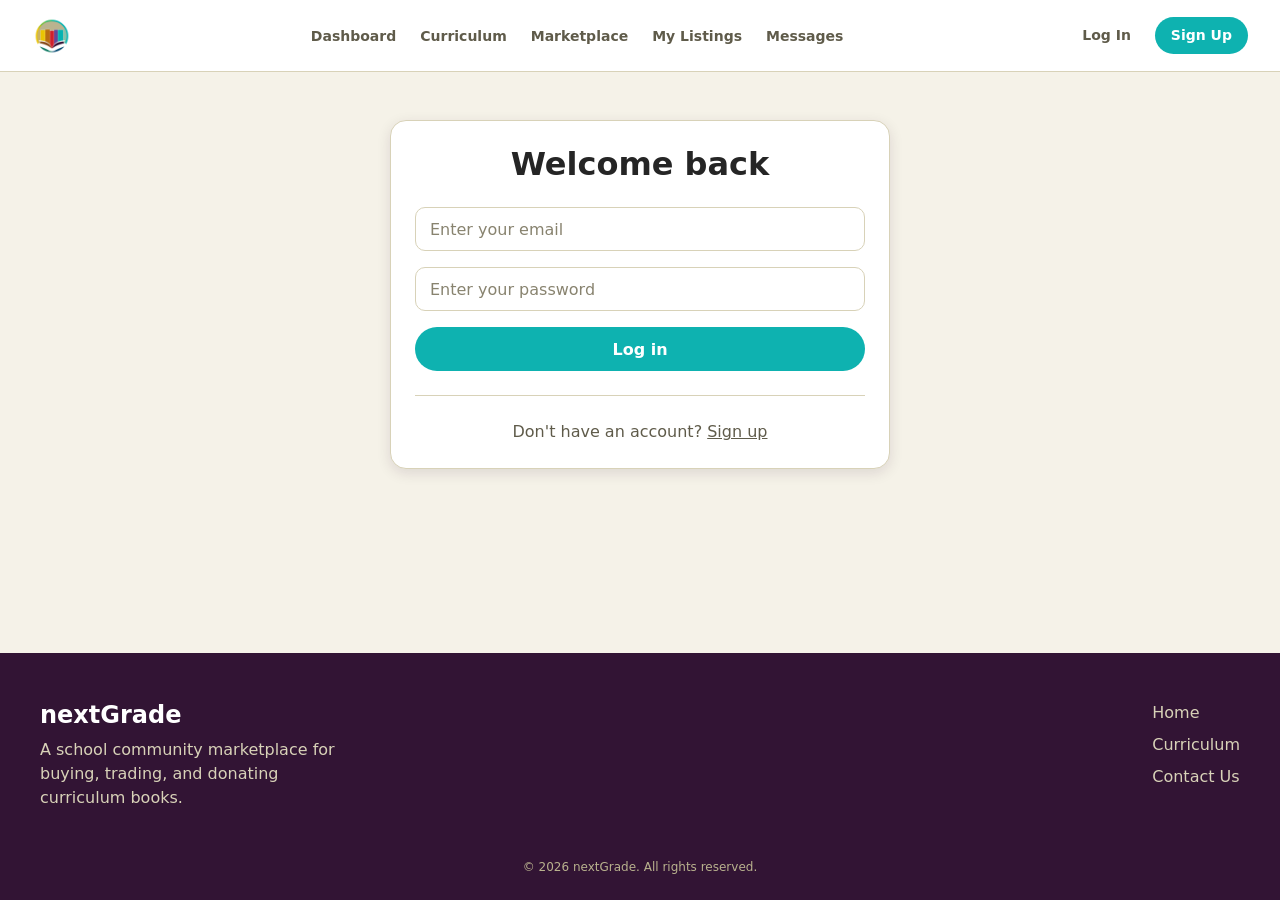
<file: client/pages/create-listing.html>
<!doctype html>
<html lang="en">
  <head>
    <meta charset="UTF-8" />
    <meta name="viewport" content="width=device-width, initial-scale=1.0" />
    <title>List a Book - nextGrade</title>
    <link href="/client/styles/reset.css" rel="stylesheet" />
    <link href="/client/styles/styles.css" rel="stylesheet" />
    <link href="/client/styles/main.css" rel="stylesheet" />
  </head>
  <body>
    <header>
      <nav class="navbar">
        <a href="/client/index.html"
          ><img src="/client/assets/logo.png" alt="logo" class="navbar-logo"
        /></a>
        <ul class="navbar-list-middle">
          <li>
            <a href="/client/pages/dashboard.html" id="dashboard">Dashboard</a>
          </li>
          <li>
            <a href="/client/pages/curriculum.html" id="curriculum"
              >Curriculum</a
            >
          </li>
          <li>
            <a href="/client/pages/marketplace.html" id="marketplace"
              >Marketplace</a
            >
          </li>
          <li>
            <a href="/client/pages/my-listings.html" id="listings"
              >My Listings</a
            >
          </li>
          <li>
            <a href="/client/pages/messages.html" id="messages">Messages</a>
          </li>
        </ul>

        <ul class="navbar-list-right">
          <a href="/client/pages/profile.html" id="profile">Profile</a>
          <a href="/client/pages/admin/admin-dashboard.html" id="admin-panel" hidden>Admin Panel</a>
          <a href="/client/pages/login.html" id="login">Log In</a>
          <a href="/client/pages/signup.html" id="signup">Sign Up</a>
        </ul>
      </nav>
    </header>

    <main>
      <section class="section-card">
        <h1>List a Book</h1>
        <form id="create-listing-form" class="form-narrow">
          <select id="bookGradeLevel">
            <option value="">Select a grade</option>
          </select>
          <select id="bookSubject">
            <option value="">Select a subject</option>
          </select>
          <select id="bookSelect">
            <option value="">Select a book</option>
          </select>

          <select id="condition">
            <option value="New">New</option>
            <option value="Like New">Like New</option>
            <option value="Good">Good</option>
            <option value="Fair">Fair</option>
            <option value="Poor">Poor</option>
          </select>

          <fieldset id="listingType">
            <legend>Listing Type</legend>
            <label><input type="radio" name="listingType" value="sell" checked /> Sell</label>
            <label><input type="radio" name="listingType" value="trade" /> Trade</label>
            <label><input type="radio" name="listingType" value="donate" /> Donate</label>
          </fieldset>

          <input type="number" placeholder="Asking price" id="askingPrice" />

          <textarea placeholder="Description" id="description"></textarea>

          <input type="file" id="listingImages" multiple />

          <div id="ai-price-preview" class="ai-price-preview">
            <p>AI Suggested Price: <span></span></p>
            <p>AI Justification: <span></span></p>
          </div>

          <button type="submit">Create Listing</button>
        </form>
      </section>
    </main>

    <footer class="footer">
      <div class="footer-upper">
        <div class="footer-upper-left">
          <h3>nextGrade</h3>
          <p>
            A school community marketplace for buying, trading, and donating
            curriculum books.
          </p>
        </div>
        <div class="footer-upper-right">
          <ul>
            <li><a href="/client/index.html">Home</a></li>
            <li><a href="/client/pages/curriculum.html">Curriculum</a></li>
            <li><a href="#">Contact Us</a></li>
          </ul>
        </div>
      </div>
      <p class="footer-text">&copy; 2026 nextGrade. All rights reserved.</p>
    </footer>

    <script src="/client/scripts/axios.min.js"></script>
    <script src="/client/scripts/state.js"></script>
    <script src="/client/scripts/nav.js"></script>
    <script src="/client/scripts/api.js"></script>
    <script src="/client/scripts/auth-guard.js"></script>
    <script src="/client/scripts/create-listing.js"></script>
  </body>
</html>
</file>
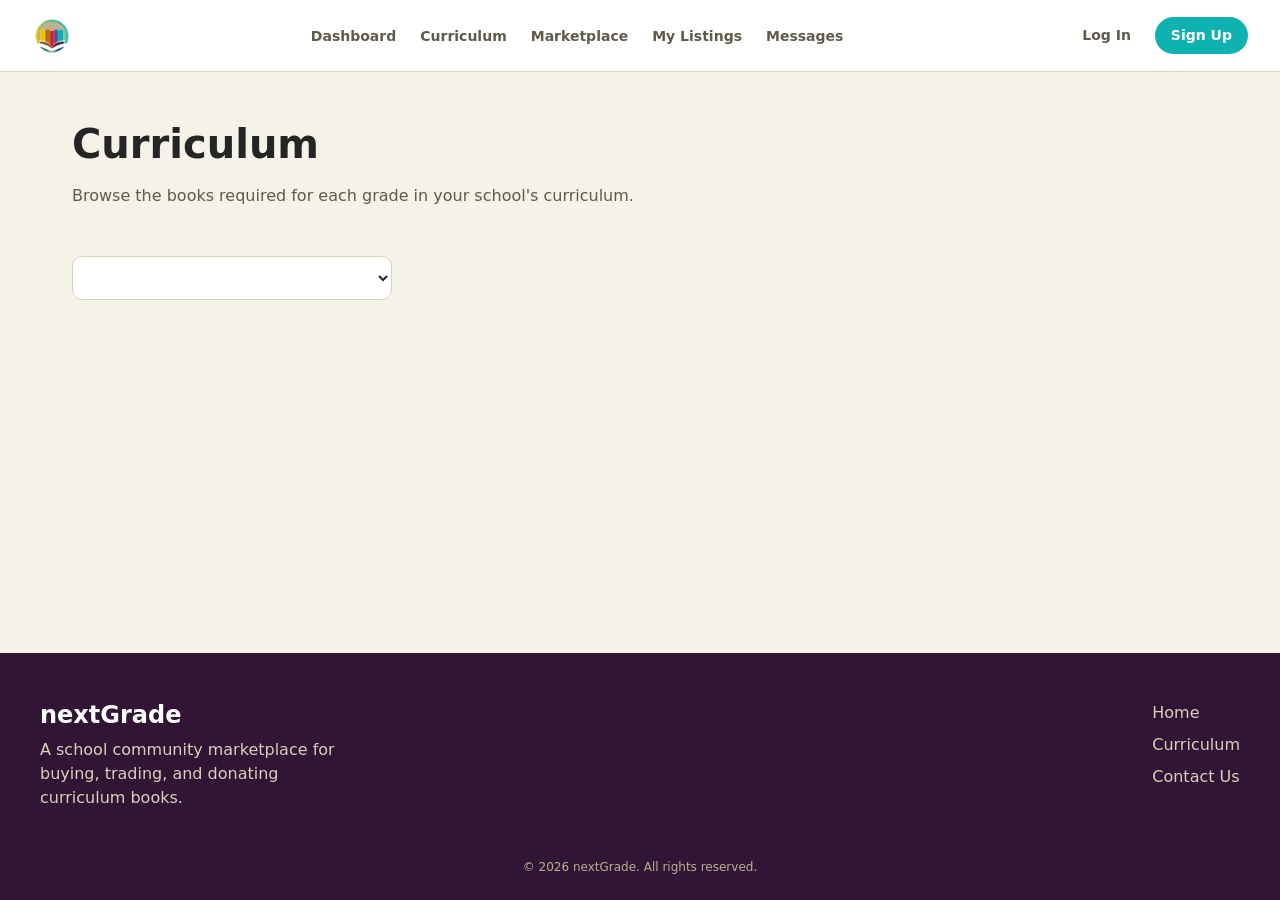
<file: client/pages/curriculum.html>
<!doctype html>
<html lang="en">
  <head>
    <meta charset="UTF-8" />
    <meta name="viewport" content="width=device-width, initial-scale=1.0" />
    <title>Curriculum - nextGrade</title>
    <link href="/client/styles/reset.css" rel="stylesheet" />
    <link href="/client/styles/styles.css" rel="stylesheet" />
    <link href="/client/styles/main.css" rel="stylesheet" />
  </head>
  <body>
    <header>
      <nav class="navbar">
        <a href="/client/index.html"
          ><img src="/client/assets/logo.png" alt="logo" class="navbar-logo"
        /></a>
        <ul class="navbar-list-middle">
          <li>
            <a href="/client/pages/dashboard.html" id="dashboard">Dashboard</a>
          </li>
          <li>
            <a href="/client/pages/curriculum.html" id="curriculum"
              >Curriculum</a
            >
          </li>
          <li>
            <a href="/client/pages/marketplace.html" id="marketplace"
              >Marketplace</a
            >
          </li>
          <li>
            <a href="/client/pages/my-listings.html" id="listings"
              >My Listings</a
            >
          </li>
          <li>
            <a href="/client/pages/messages.html" id="messages">Messages</a>
          </li>
        </ul>

        <ul class="navbar-list-right">
          <a href="/client/pages/profile.html" id="profile">Profile</a>
          <a href="/client/pages/admin/admin-dashboard.html" id="admin-panel" hidden>Admin Panel</a>
          <a href="/client/pages/login.html" id="login">Log In</a>
          <a href="/client/pages/signup.html" id="signup">Sign Up</a>
        </ul>
      </nav>
    </header>

    <main>
      <section>
        <h1>Curriculum</h1>
        <p>
          Browse the books required for each grade in your school's curriculum.
        </p>
      </section>

      <section class="filter-bar">
        <select id="gradeLevel"></select>
      </section>

      <section>
        <div id="subjects-container"></div>
        <p id="no-subjects-message" hidden>
          No subjects have been added for this grade yet.
        </p>
        <template id="subject-section-template">
          <div class="subject-section">
            <h2></h2>
            <div class="card-grid subject-book-grid"></div>
            <p class="no-books-message">No books added for this subject yet.</p>
          </div>
        </template>
        <template id="book-card-template">
          <div class="card">
            <img class="book-cover" src="" alt="" hidden />
            <h3>Book title, Author</h3>
            <p>Reference Price: <span>e.g. 10$</span></p>
            <a href="/client/pages/marketplace.html"
              ><button class="btn-secondary">View Listings</button></a
            >
          </div>
        </template>
      </section>
    </main>

    <footer class="footer">
      <div class="footer-upper">
        <div class="footer-upper-left">
          <h3>nextGrade</h3>
          <p>
            A school community marketplace for buying, trading, and donating
            curriculum books.
          </p>
        </div>
        <div class="footer-upper-right">
          <ul>
            <li><a href="/client/index.html">Home</a></li>
            <li><a href="/client/pages/curriculum.html">Curriculum</a></li>
            <li><a href="#">Contact Us</a></li>
          </ul>
        </div>
      </div>
      <p class="footer-text">&copy; 2026 nextGrade. All rights reserved.</p>
    </footer>

    <script src="/client/scripts/axios.min.js"></script>
    <script src="/client/scripts/state.js"></script>
    <script src="/client/scripts/nav.js"></script>
    <script src="/client/scripts/api.js"></script>
    <script src="/client/scripts/curriculum.js"></script>
  </body>
</html>
</file>
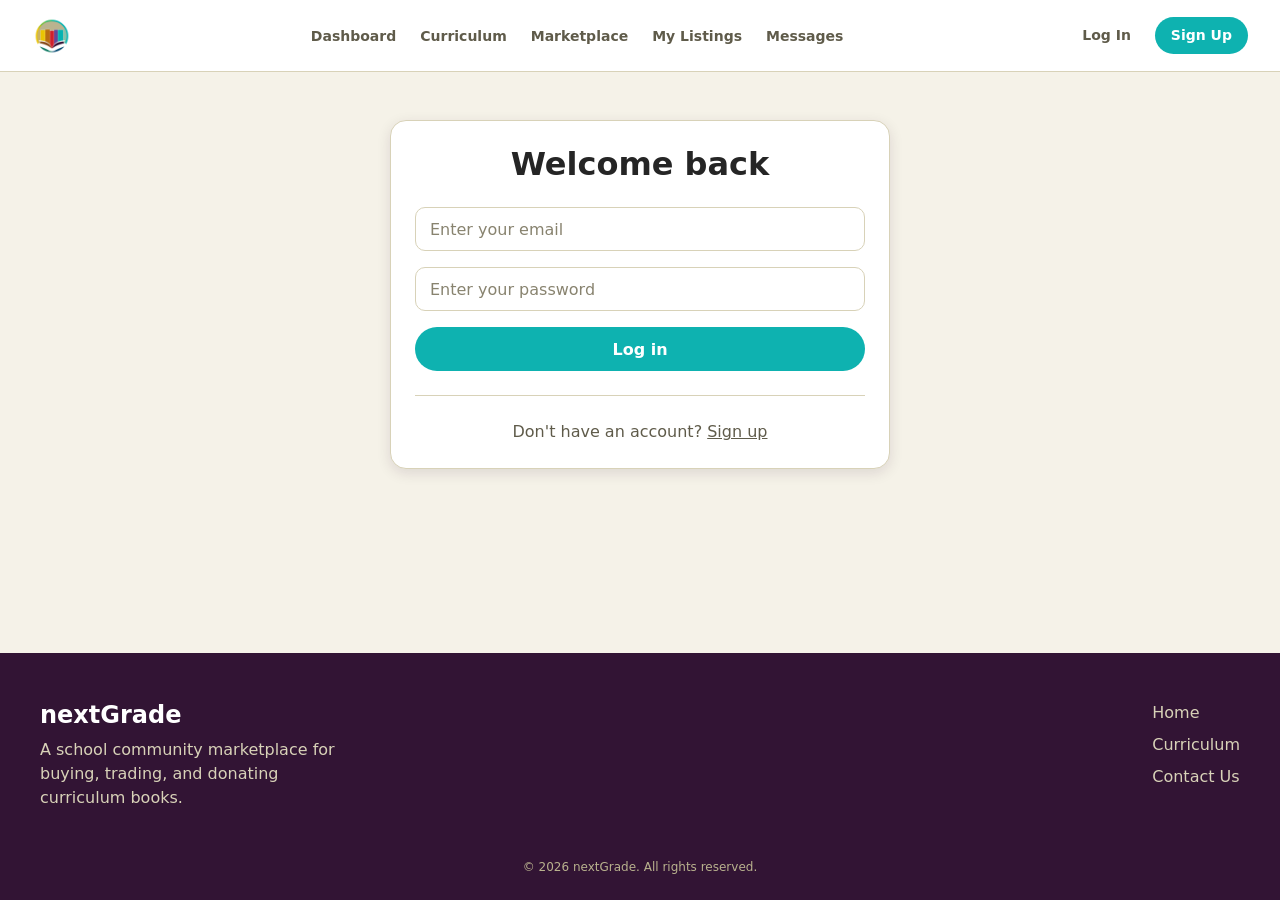
<file: client/pages/dashboard.html>
<!doctype html>
<html lang="en">
  <head>
    <meta charset="UTF-8" />
    <meta name="viewport" content="width=device-width, initial-scale=1.0" />
    <title>Dashboard - nextGrade</title>
    <link href="/client/styles/reset.css" rel="stylesheet" />
    <link href="/client/styles/styles.css" rel="stylesheet" />
    <link href="/client/styles/main.css" rel="stylesheet" />
  </head>
  <body>
    <header>
      <nav class="navbar">
        <a href="/client/index.html"
          ><img src="/client/assets/logo.png" alt="logo" class="navbar-logo"
        /></a>
        <ul class="navbar-list-middle">
          <li>
            <a href="/client/pages/dashboard.html" id="dashboard">Dashboard</a>
          </li>
          <li>
            <a href="/client/pages/curriculum.html" id="curriculum"
              >Curriculum</a
            >
          </li>
          <li>
            <a href="/client/pages/marketplace.html" id="marketplace"
              >Marketplace</a
            >
          </li>
          <li>
            <a href="/client/pages/my-listings.html" id="listings"
              >My Listings</a
            >
          </li>
          <li>
            <a href="/client/pages/messages.html" id="messages">Messages</a>
          </li>
        </ul>

        <ul class="navbar-list-right">
          <a href="/client/pages/profile.html" id="profile">Profile</a>
          <a href="/client/pages/admin/admin-dashboard.html" id="admin-panel" hidden>Admin Panel</a>
          <a href="/client/pages/login.html" id="login">Log In</a>
          <a href="/client/pages/signup.html" id="signup">Sign Up</a>
        </ul>
      </nav>
    </header>

    <main>
      <section class="dashboard-welcome">
        <h1>Welcome back, <span></span></h1>
        <p>Here's what's happening with your books and children.</p>
      </section>

      <section class="section-card">
        <h2>My Children</h2>
        <div class="child-grid card-grid" id="child-grid"></div>
        <template id="child-card-template">
          <div class="card">
            <p>Child Name</p>
            <p>Child Grade</p>
            <div class="card-actions">
              <button>View Curriculum</button>
              <button class="btn-secondary">Browse books</button>
            </div>
          </div>
        </template>
      </section>

      <section class="section-card">
        <h2>My Listings</h2>
        <div class="stats-row">
          <p>Active listings: <span id="active-listings-count"></span></p>
          <p>Sold: <span id="sold-listings-count"></span></p>
          <p>Pending: <span id="pending-listings-count"></span></p>
        </div>
        <a href="/client/pages/my-listings.html"><button>View My Listings</button></a>
      </section>

      <section class="section-card">
        <h2>Messages</h2>
        <p>
          You have <span id="unread-messages-count"></span> unread
          messages.
        </p>
        <button id="view-messages-btn">View Messages</button>
      </section>

      <section class="section-card">
        <h2>Price Reports</h2>
        <p id="no-pending-reports">No pending price reports.</p>
        <p id="pending-reports-text">
          <span id="pending-price-reports-count"></span> listing has a
          pending price report.
        </p>

        <h3>Admin Responses</h3>
        <div id="resolved-reports-list" class="card-grid"></div>
        <template id="resolved-report-template">
          <div class="card">
            <p class="resolved-report-book">Book title</p>
            <p class="resolved-report-reason">Your reported reason</p>
            <p class="resolved-report-response">Admin response text</p>
            <a href="/client/pages/edit-listing.html"
              ><button class="btn-secondary">Edit Listing</button></a
            >
          </div>
        </template>
        <p id="no-resolved-reports">No admin responses yet.</p>
      </section>

      <section class="section-card">
        <h2>Quick Actions</h2>
        <div class="quick-actions-grid">
          <button id="qa-marketplace">Browse Marketplace</button>
          <button id="qa-curriculum">Browse Curriculum</button>
          <a href="/client/pages/create-listing.html"
            ><button id="qa-list">List a Book</button></a
          >
          <a href="/client/pages/my-listings.html"
            ><button id="qa-listings">My Listings</button></a
          >
          <a href="/client/pages/messages.html"
            ><button id="qa-message">Messages</button></a
          >
        </div>
      </section>
    </main>

    <footer class="footer">
      <div class="footer-upper">
        <div class="footer-upper-left">
          <h3>nextGrade</h3>
          <p>
            A school community marketplace for buying, trading, and donating
            curriculum books.
          </p>
        </div>
        <div class="footer-upper-right">
          <ul>
            <li><a href="/client/index.html">Home</a></li>
            <li><a href="/client/pages/curriculum.html">Curriculum</a></li>
            <li><a href="#">Contact Us</a></li>
          </ul>
        </div>
      </div>
      <p class="footer-text">&copy; 2026 nextGrade. All rights reserved.</p>
    </footer>

    <script src="/client/scripts/axios.min.js"></script>
    <script src="/client/scripts/state.js"></script>
    <script src="/client/scripts/nav.js"></script>
    <script src="/client/scripts/api.js"></script>
    <script src="/client/scripts/auth-guard.js"></script>
    <script src="/client/scripts/dashboard.js"></script>
  </body>
</html>
</file>
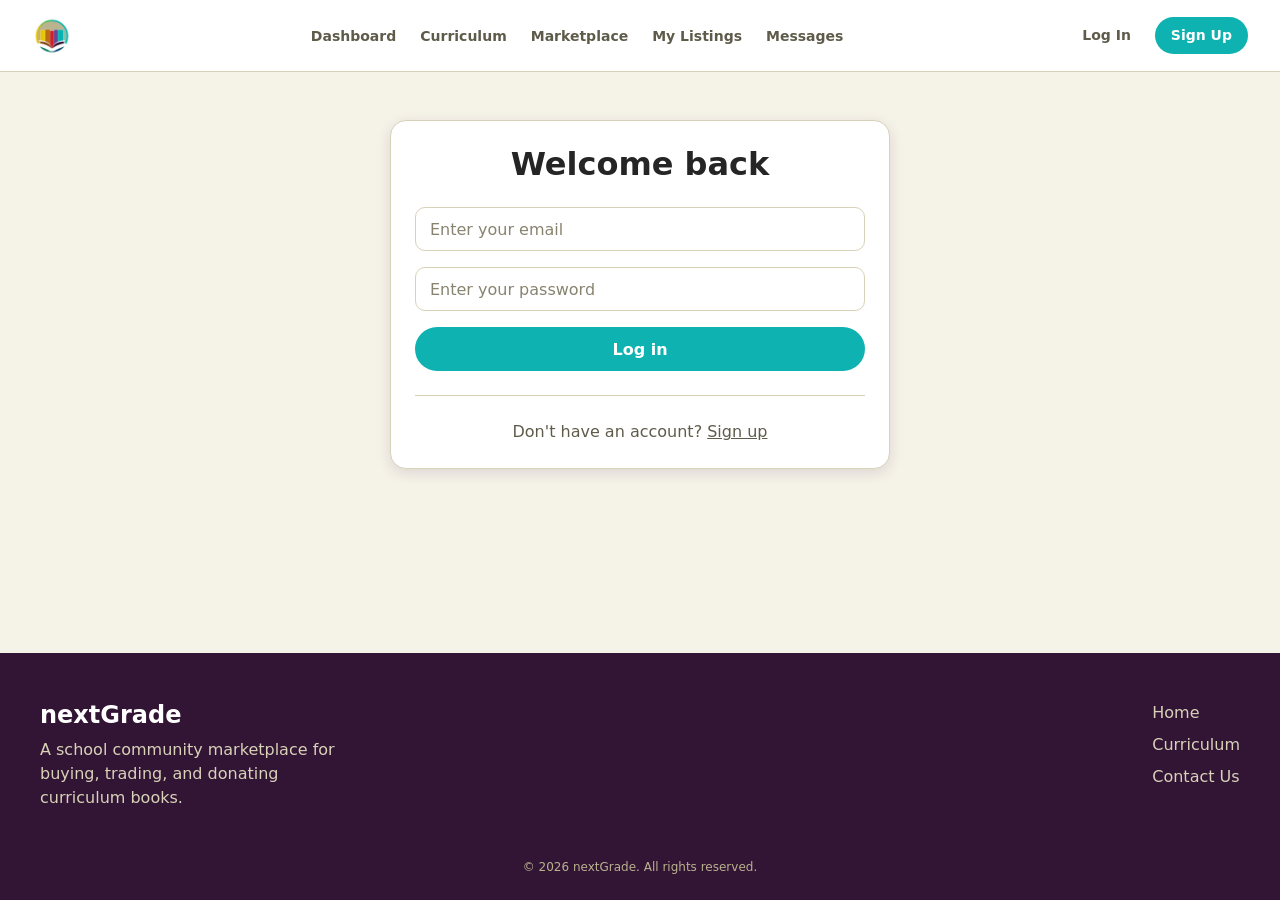
<file: client/pages/edit-listing.html>
<!doctype html>
<html lang="en">
  <head>
    <meta charset="UTF-8" />
    <meta name="viewport" content="width=device-width, initial-scale=1.0" />
    <title>Edit Listing - nextGrade</title>
    <link href="/client/styles/reset.css" rel="stylesheet" />
    <link href="/client/styles/styles.css" rel="stylesheet" />
    <link href="/client/styles/main.css" rel="stylesheet" />
  </head>
  <body>
    <header>
      <nav class="navbar">
        <a href="/client/index.html"
          ><img src="/client/assets/logo.png" alt="logo" class="navbar-logo"
        /></a>
        <ul class="navbar-list-middle">
          <li>
            <a href="/client/pages/dashboard.html" id="dashboard">Dashboard</a>
          </li>
          <li>
            <a href="/client/pages/curriculum.html" id="curriculum"
              >Curriculum</a
            >
          </li>
          <li>
            <a href="/client/pages/marketplace.html" id="marketplace"
              >Marketplace</a
            >
          </li>
          <li>
            <a href="/client/pages/my-listings.html" id="listings"
              >My Listings</a
            >
          </li>
          <li>
            <a href="/client/pages/messages.html" id="messages">Messages</a>
          </li>
        </ul>

        <ul class="navbar-list-right">
          <a href="/client/pages/profile.html" id="profile">Profile</a>
          <a href="/client/pages/admin/admin-dashboard.html" id="admin-panel" hidden>Admin Panel</a>
          <a href="/client/pages/login.html" id="login">Log In</a>
          <a href="/client/pages/signup.html" id="signup">Sign Up</a>
        </ul>
      </nav>
    </header>

    <main>
      <section class="section-card">
        <h1>Edit Listing</h1>
        <form id="edit-listing-form" class="form-narrow">
          <select id="bookGradeLevel">
            <option value="">Select a grade</option>
          </select>
          <select id="bookSubject">
            <option value="">Select a subject</option>
          </select>
          <select id="bookSelect">
            <option value="">Select a book</option>
          </select>

          <select id="condition">
            <option value="New">New</option>
            <option value="Like New">Like New</option>
            <option value="Good">Good</option>
            <option value="Fair">Fair</option>
            <option value="Poor">Poor</option>
          </select>

          <fieldset id="listingType">
            <legend>Listing Type</legend>
            <label><input type="radio" name="listingType" value="sell" checked /> Sell</label>
            <label><input type="radio" name="listingType" value="trade" /> Trade</label>
            <label><input type="radio" name="listingType" value="donate" /> Donate</label>
          </fieldset>

          <input type="number" placeholder="Asking price" id="askingPrice" />

          <select id="status">
            <option value="active">Active</option>
            <option value="sold">Sold</option>
            <option value="removed">Removed</option>
          </select>

          <textarea placeholder="Description" id="description"></textarea>

          <input type="file" id="listingImages" multiple />

          <div id="ai-price-preview" class="ai-price-preview">
            <p>AI Suggested Price: <span></span></p>
            <p>AI Justification: <span></span></p>
          </div>

          <button type="submit">Save Changes</button>
        </form>
        <button type="button" id="delete-listing-btn" class="btn-danger">
          Delete Listing
        </button>
      </section>
    </main>

    <footer class="footer">
      <div class="footer-upper">
        <div class="footer-upper-left">
          <h3>nextGrade</h3>
          <p>
            A school community marketplace for buying, trading, and donating
            curriculum books.
          </p>
        </div>
        <div class="footer-upper-right">
          <ul>
            <li><a href="/client/index.html">Home</a></li>
            <li><a href="/client/pages/curriculum.html">Curriculum</a></li>
            <li><a href="#">Contact Us</a></li>
          </ul>
        </div>
      </div>
      <p class="footer-text">&copy; 2026 nextGrade. All rights reserved.</p>
    </footer>

    <script src="/client/scripts/axios.min.js"></script>
    <script src="/client/scripts/state.js"></script>
    <script src="/client/scripts/nav.js"></script>
    <script src="/client/scripts/api.js"></script>
    <script src="/client/scripts/auth-guard.js"></script>
    <script src="/client/scripts/edit-listing.js"></script>
  </body>
</html>
</file>
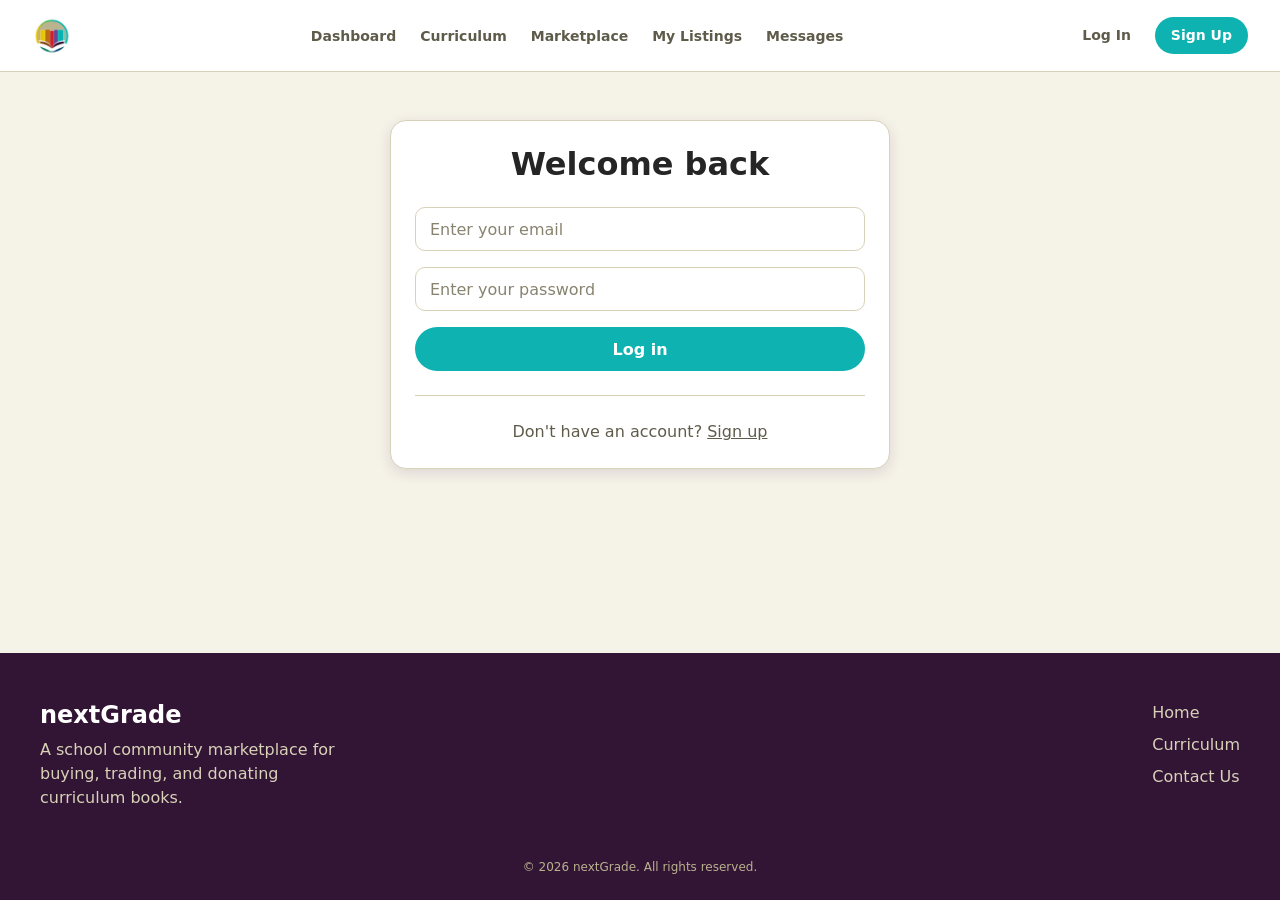
<file: client/pages/login.html>
<!doctype html>
<html lang="en">
  <head>
    <meta charset="UTF-8" />
    <meta name="viewport" content="width=device-width, initial-scale=1.0" />
    <title>Log In - nextGrade</title>
    <link href="/client/styles/reset.css" rel="stylesheet" />
    <link href="/client/styles/styles.css" rel="stylesheet" />
    <link href="/client/styles/main.css" rel="stylesheet" />
  </head>
  <body>
    <header>
      <nav class="navbar">
        <a href="/client/index.html"
          ><img src="/client/assets/logo.png" alt="logo" class="navbar-logo"
        /></a>
        <ul class="navbar-list-middle">
          <li>
            <a href="/client/pages/dashboard.html" id="dashboard">Dashboard</a>
          </li>
          <li>
            <a href="/client/pages/curriculum.html" id="curriculum"
              >Curriculum</a
            >
          </li>
          <li>
            <a href="/client/pages/marketplace.html" id="marketplace"
              >Marketplace</a
            >
          </li>
          <li>
            <a href="/client/pages/my-listings.html" id="listings"
              >My Listings</a
            >
          </li>
          <li>
            <a href="/client/pages/messages.html" id="messages">Messages</a>
          </li>
        </ul>

        <ul class="navbar-list-right">
          <a href="/client/pages/profile.html" id="profile">Profile</a>
          <a href="/client/pages/admin/admin-dashboard.html" id="admin-panel" hidden>Admin Panel</a>
          <a href="/client/pages/login.html" id="login">Log In</a>
          <a href="/client/pages/signup.html" id="signup">Sign Up</a>
        </ul>
      </nav>
    </header>

    <main>
      <section class="auth-section">
        <div class="auth-card">
          <h2>Welcome back</h2>
          <form id="login-form">
            <input type="email" placeholder="Enter your email" id="email" />
            <input
              type="password"
              placeholder="Enter your password"
              id="password"
            />
            <button type="submit">Log in</button>
          </form>
          <div class="error-section">
            <p id="error-message" hidden></p>
          </div>
          <hr />
          <p>
            Don't have an account?
            <a href="/client/pages/signup.html">Sign up</a>
          </p>
        </div>
      </section>
    </main>

    <footer class="footer">
      <div class="footer-upper">
        <div class="footer-upper-left">
          <h3>nextGrade</h3>
          <p>
            A school community marketplace for buying, trading, and donating
            curriculum books.
          </p>
        </div>
        <div class="footer-upper-right">
          <ul>
            <li><a href="/client/index.html">Home</a></li>
            <li><a href="/client/pages/curriculum.html">Curriculum</a></li>
            <li><a href="#">Contact Us</a></li>
          </ul>
        </div>
      </div>
      <p class="footer-text">&copy; 2026 nextGrade. All rights reserved.</p>
    </footer>

    <script src="/client/scripts/axios.min.js"></script>
    <script src="/client/scripts/state.js"></script>
    <script src="/client/scripts/nav.js"></script>
    <script src="/client/scripts/api.js"></script>
    <script src="/client/scripts/login.js"></script>
  </body>
</html>
</file>
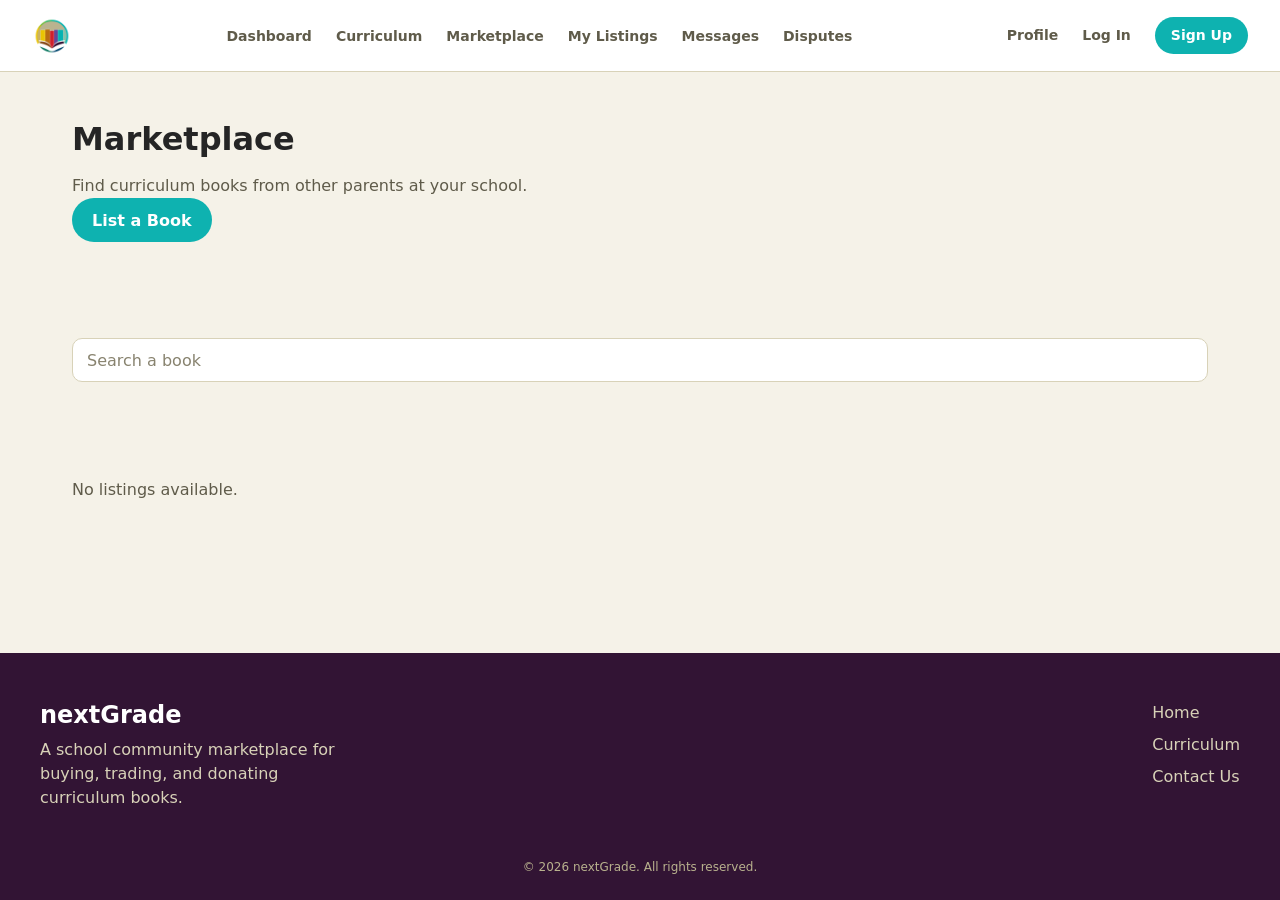
<file: client/pages/marketplace.html>
<!doctype html>
<html lang="en">
  <head>
    <meta charset="UTF-8" />
    <meta name="viewport" content="width=device-width, initial-scale=1.0" />
    <title>Marketplace - nextGrade</title>
    <link href="/client/styles/reset.css" rel="stylesheet" />
    <link href="/client/styles/styles.css" rel="stylesheet" />
  </head>
  <body>
    <!-- HEADER SECTION -->
    <header>
      <nav class="navbar">
        <a href="/client/index.html"
          ><img src="/client/assets/logo.png" alt="logo" class="navbar-logo"
        /></a>
        <ul class="navbar-list-middle">
          <li>
            <a href="/client/pages/dashboard.html" id="dashboard">Dashboard</a>
          </li>
          <li>
            <a href="/client/pages/curriculum.html" id="curriculum"
              >Curriculum</a
            >
          </li>
          <li>
            <a href="/client/pages/marketplace.html" id="marketplace"
              >Marketplace</a
            >
          </li>
          <li><a href="/client/pages/" id="listings">My Listings</a></li>
          <li><a href="/client/pages/" id="messages">Messages</a></li>
          <li><a href="/client/pages/" id="disputes">Disputes</a></li>
        </ul>

        <ul class="navbar-list-right">
          <a href="/client/pages/profile.html" id="profile">Profile</a>
          <a href="/client/pages/login.html" id="login">Log In</a>
          <a href="/client/pages/signup.html" id="signup">Sign Up</a>
        </ul>
      </nav>
    </header>

    <!-- MAIN SECTION -->
    <main>
      <section>
        <h2>Marketplace</h2>
        <p>Find curriculum books from other parents at your school.</p>
        <a href="/client/pages/"><button>List a Book</button></a>
      </section>

      <section>
        <input type="search" placeholder="Search a book" id="listing-search" />
      </section>

      <section>
        <div class="listing-grid" id="listing-grid"></div>
        <template id="listing-card-template">
          <div>
            <img src="" />
            <h3>Subject - Grade <span>e.g. 2</span></h3>
            <p>Book title, Author</p>
            <p>Reference Price: <span>e.g. 10$</span></p>
            <span>DIFFERENT CONDITIONS</span>
            <p>Listing Type: <span>Sell</span></p>
            <!-- Sell - Trade - Donate -->
            <div>
              <p>Asking Price: <span>e.g. 25$</span></p>
              <!-- What the parent thinks the book should be sold at -->
              <p>AI suggested price: <span>e.g. 30$</span></p>
            </div>
            <div>
              <p>Free</p>
              <p>Trade</p>
            </div>
            <p>PARENT NAME</p>
            <button>View Listing</button>
          </div>
        </template>
        <div>
          <p>No listings available.</p>
        </div>
      </section>
    </main>

    <!-- FOOTER SECTION -->
    <footer class="footer">
      <div class="footer-upper">
        <div class="footer-upper-left">
          <h3>nextGrade</h3>
          <p>
            A school community marketplace for buying, trading, and donating
            curriculum books.
          </p>
        </div>
        <div class="footer-upper-right">
          <ul>
            <li>Home</li>
            <li>Curriculum</li>
            <li>Contact Us</li>
          </ul>
        </div>
      </div>
      <p class="footer-text">&copy; 2026 nextGrade. All rights reserved.</p>
    </footer>

    <script src=""></script>
  </body>
</html>
</file>
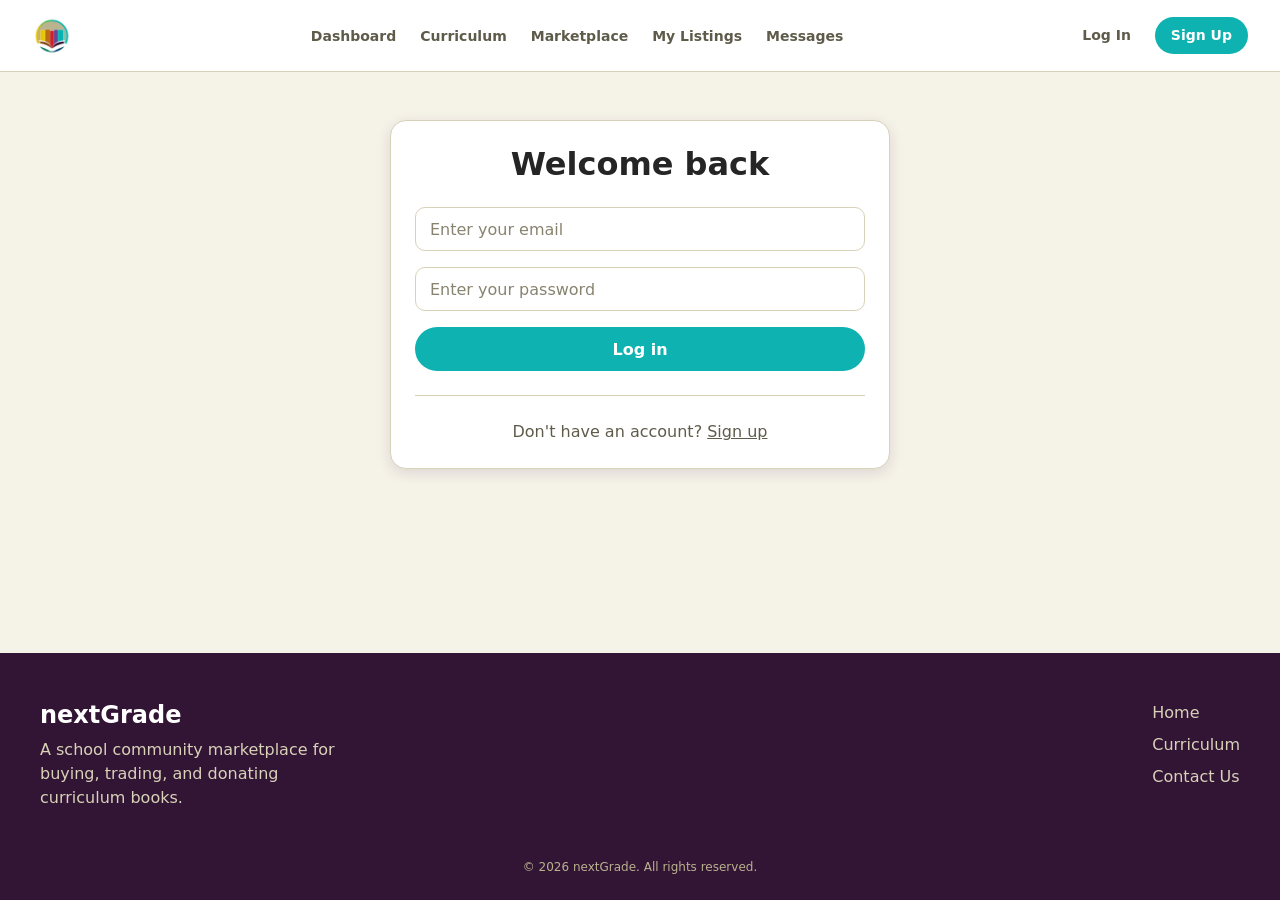
<file: client/pages/messages.html>
<!doctype html>
<html lang="en">
  <head>
    <meta charset="UTF-8" />
    <meta name="viewport" content="width=device-width, initial-scale=1.0" />
    <title>Messages - nextGrade</title>
    <link href="/client/styles/reset.css" rel="stylesheet" />
    <link href="/client/styles/styles.css" rel="stylesheet" />
    <link href="/client/styles/main.css" rel="stylesheet" />
  </head>
  <body>
    <header>
      <nav class="navbar">
        <a href="/client/index.html"
          ><img src="/client/assets/logo.png" alt="logo" class="navbar-logo"
        /></a>
        <ul class="navbar-list-middle">
          <li>
            <a href="/client/pages/dashboard.html" id="dashboard">Dashboard</a>
          </li>
          <li>
            <a href="/client/pages/curriculum.html" id="curriculum"
              >Curriculum</a
            >
          </li>
          <li>
            <a href="/client/pages/marketplace.html" id="marketplace"
              >Marketplace</a
            >
          </li>
          <li>
            <a href="/client/pages/my-listings.html" id="listings"
              >My Listings</a
            >
          </li>
          <li>
            <a href="/client/pages/messages.html" id="messages">Messages</a>
          </li>
        </ul>

        <ul class="navbar-list-right">
          <a href="/client/pages/profile.html" id="profile">Profile</a>
          <a href="/client/pages/admin/admin-dashboard.html" id="admin-panel" hidden>Admin Panel</a>
          <a href="/client/pages/login.html" id="login">Log In</a>
          <a href="/client/pages/signup.html" id="signup">Sign Up</a>
        </ul>
      </nav>
    </header>

    <main>
      <section class="section-card">
        <h1>Messages</h1>
        <div id="message-list" class="message-list"></div>
        <template id="message-item-template">
          <div class="message-item">
            <p>PARENT NAME</p>
            <p>Re: Book Title</p>
            <p>Last message preview...</p>
            <span>e.g. 2 hours ago</span>
            <span class="unread-badge">Unread</span>
          </div>
        </template>
        <div>
          <p>No messages yet.</p>
        </div>
      </section>

      <section class="section-card">
        <h2>Conversation</h2>
        <div id="message-thread" class="message-thread"></div>
        <template id="message-bubble-template">
          <div class="message-bubble">
            <p>SENDER NAME</p>
            <p>Message content</p>
            <span>e.g. 2 hours ago</span>
          </div>
        </template>
        <form id="reply-form" class="form-narrow">
          <textarea placeholder="Write a reply"></textarea>
          <button type="submit">Send</button>
        </form>
      </section>
    </main>

    <footer class="footer">
      <div class="footer-upper">
        <div class="footer-upper-left">
          <h3>nextGrade</h3>
          <p>
            A school community marketplace for buying, trading, and donating
            curriculum books.
          </p>
        </div>
        <div class="footer-upper-right">
          <ul>
            <li><a href="/client/index.html">Home</a></li>
            <li><a href="/client/pages/curriculum.html">Curriculum</a></li>
            <li><a href="#">Contact Us</a></li>
          </ul>
        </div>
      </div>
      <p class="footer-text">&copy; 2026 nextGrade. All rights reserved.</p>
    </footer>

    <script src="/client/scripts/axios.min.js"></script>
    <script src="/client/scripts/state.js"></script>
    <script src="/client/scripts/nav.js"></script>
    <script src="/client/scripts/api.js"></script>
    <script src="/client/scripts/auth-guard.js"></script>
    <script src="/client/scripts/messages.js"></script>
  </body>
</html>
</file>
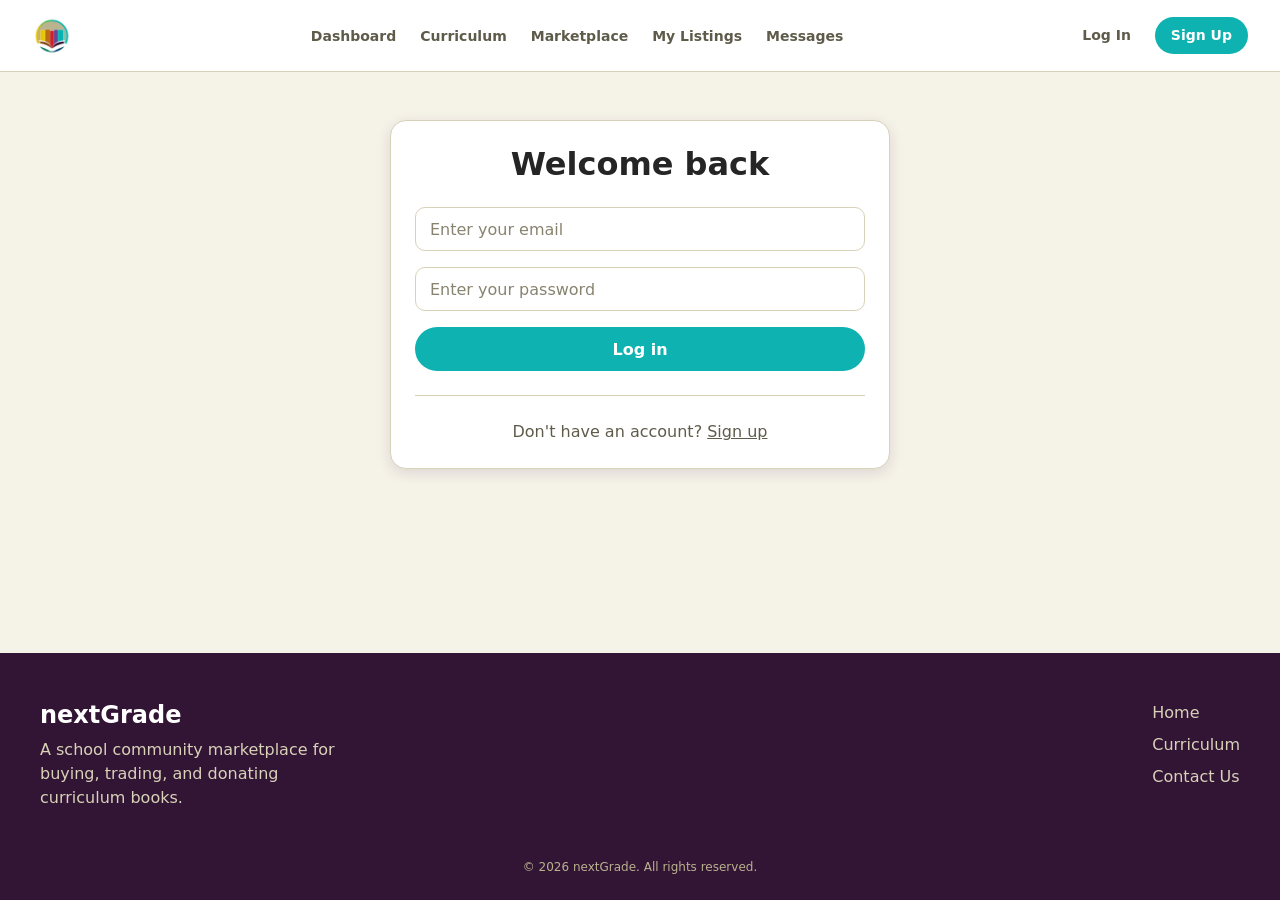
<file: client/pages/my-listings.html>
<!doctype html>
<html lang="en">
  <head>
    <meta charset="UTF-8" />
    <meta name="viewport" content="width=device-width, initial-scale=1.0" />
    <title>My Listings - nextGrade</title>
    <link href="/client/styles/reset.css" rel="stylesheet" />
    <link href="/client/styles/styles.css" rel="stylesheet" />
    <link href="/client/styles/main.css" rel="stylesheet" />
  </head>
  <body>
    <header>
      <nav class="navbar">
        <a href="/client/index.html"
          ><img src="/client/assets/logo.png" alt="logo" class="navbar-logo"
        /></a>
        <ul class="navbar-list-middle">
          <li>
            <a href="/client/pages/dashboard.html" id="dashboard">Dashboard</a>
          </li>
          <li>
            <a href="/client/pages/curriculum.html" id="curriculum"
              >Curriculum</a
            >
          </li>
          <li>
            <a href="/client/pages/marketplace.html" id="marketplace"
              >Marketplace</a
            >
          </li>
          <li>
            <a href="/client/pages/my-listings.html" id="listings"
              >My Listings</a
            >
          </li>
          <li>
            <a href="/client/pages/messages.html" id="messages">Messages</a>
          </li>
        </ul>

        <ul class="navbar-list-right">
          <a href="/client/pages/profile.html" id="profile">Profile</a>
          <a href="/client/pages/admin/admin-dashboard.html" id="admin-panel" hidden>Admin Panel</a>
          <a href="/client/pages/login.html" id="login">Log In</a>
          <a href="/client/pages/signup.html" id="signup">Sign Up</a>
        </ul>
      </nav>
    </header>

    <main>
      <section>
        <h1>My Listings</h1>
        <a href="/client/pages/create-listing.html"><button>List a Book</button></a>
      </section>

      <section class="filter-bar">
        <select id="statusFilter">
          <option value="all">All</option>
          <option value="active">Active</option>
          <option value="sold">Sold</option>
          <option value="removed">Removed</option>
        </select>
      </section>

      <section>
        <div class="listing-grid card-grid" id="my-listings-grid"></div>
        <template id="my-listing-card-template">
          <div class="card">
            <h3>Book Title, Author</h3>
            <p>Condition: <span>e.g. Good</span></p>
            <p>Listing Type: <span>e.g. Sell</span></p>
            <p>Asking Price: <span>e.g. 25$</span></p>
            <p>Status: <span>e.g. Active</span></p>
            <div class="card-actions">
              <a href="/client/pages/edit-listing.html"
                ><button class="btn-secondary">Edit</button></a
              >
              <button class="btn-secondary">Mark as Sold</button>
              <button class="btn-danger">Delete</button>
            </div>
          </div>
        </template>
        <div>
          <p>No listings yet.</p>
        </div>
      </section>
    </main>

    <footer class="footer">
      <div class="footer-upper">
        <div class="footer-upper-left">
          <h3>nextGrade</h3>
          <p>
            A school community marketplace for buying, trading, and donating
            curriculum books.
          </p>
        </div>
        <div class="footer-upper-right">
          <ul>
            <li><a href="/client/index.html">Home</a></li>
            <li><a href="/client/pages/curriculum.html">Curriculum</a></li>
            <li><a href="#">Contact Us</a></li>
          </ul>
        </div>
      </div>
      <p class="footer-text">&copy; 2026 nextGrade. All rights reserved.</p>
    </footer>

    <script src="/client/scripts/axios.min.js"></script>
    <script src="/client/scripts/state.js"></script>
    <script src="/client/scripts/nav.js"></script>
    <script src="/client/scripts/api.js"></script>
    <script src="/client/scripts/auth-guard.js"></script>
    <script src="/client/scripts/my-listings.js"></script>
  </body>
</html>
</file>
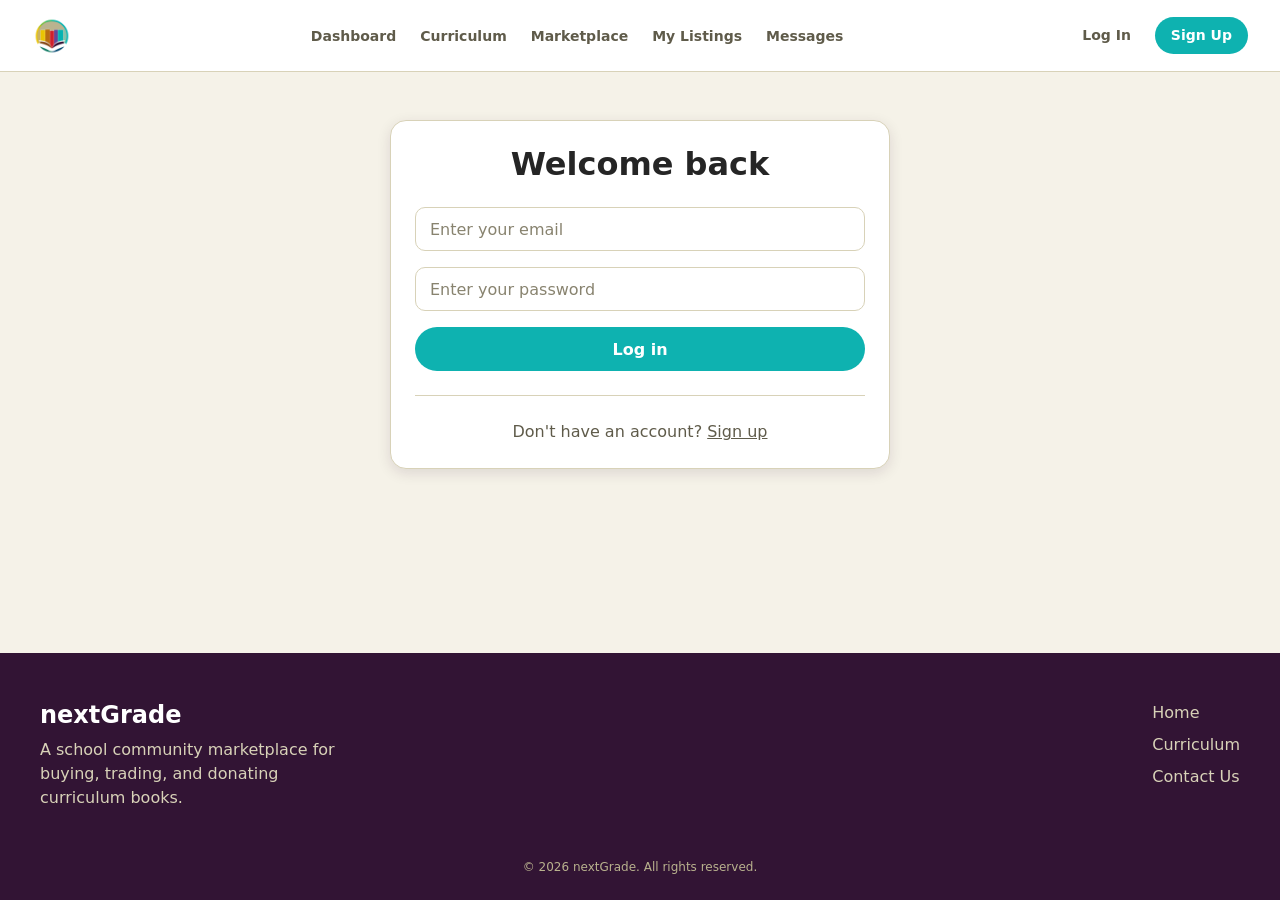
<file: client/pages/profile.html>
<!doctype html>
<html lang="en">
  <head>
    <meta charset="UTF-8" />
    <meta name="viewport" content="width=device-width, initial-scale=1.0" />
    <title>Profile - nextGrade</title>
    <link href="/client/styles/reset.css" rel="stylesheet" />
    <link href="/client/styles/styles.css" rel="stylesheet" />
    <link href="/client/styles/main.css" rel="stylesheet" />
  </head>
  <body>
    <header>
      <nav class="navbar">
        <a href="/client/index.html"
          ><img src="/client/assets/logo.png" alt="logo" class="navbar-logo"
        /></a>
        <ul class="navbar-list-middle">
          <li>
            <a href="/client/pages/dashboard.html" id="dashboard">Dashboard</a>
          </li>
          <li>
            <a href="/client/pages/curriculum.html" id="curriculum"
              >Curriculum</a
            >
          </li>
          <li>
            <a href="/client/pages/marketplace.html" id="marketplace"
              >Marketplace</a
            >
          </li>
          <li>
            <a href="/client/pages/my-listings.html" id="listings"
              >My Listings</a
            >
          </li>
          <li>
            <a href="/client/pages/messages.html" id="messages">Messages</a>
          </li>
        </ul>

        <ul class="navbar-list-right">
          <a href="/client/pages/profile.html" id="profile">Profile</a>
          <a href="/client/pages/admin/admin-dashboard.html" id="admin-panel" hidden>Admin Panel</a>
          <a href="/client/pages/login.html" id="login">Log In</a>
          <a href="/client/pages/signup.html" id="signup">Sign Up</a>
        </ul>
      </nav>
    </header>

    <main>
      <section class="section-card">
        <h1>My Profile</h1>
        <form id="profile-form" class="form-narrow">
          <input type="text" placeholder="Full name" id="name" />
          <input type="email" placeholder="Email" id="email" />
          <button type="submit">Save Changes</button>
        </form>
      </section>

      <section class="section-card">
        <h2>Change Password</h2>
        <form id="change-password-form" class="form-narrow">
          <input
            type="password"
            placeholder="Current password"
            id="currentPassword"
          />
          <input type="password" placeholder="New password" id="newPassword" />
          <input
            type="password"
            placeholder="Confirm new password"
            id="confirmNewPassword"
          />
          <button type="submit">Update Password</button>
        </form>
      </section>

      <section class="section-card">
        <h2>My Children</h2>
        <div class="child-grid card-grid" id="child-grid"></div>
        <template id="child-card-template">
          <div class="card">
            <p>Child Name</p>
            <p>Child Grade</p>
            <div class="card-actions">
              <button>Edit</button>
              <button class="btn-danger">Remove</button>
            </div>
          </div>
        </template>
        <button type="button" id="add-child-btn" class="btn-secondary">
          + Add child
        </button>
      </section>
      <section class="logout-section">
        <button type="button" id="logout-btn" class="btn-secondary">
          Log Out
        </button>
      </section>
    </main>

    <footer class="footer">
      <div class="footer-upper">
        <div class="footer-upper-left">
          <h3>nextGrade</h3>
          <p>
            A school community marketplace for buying, trading, and donating
            curriculum books.
          </p>
        </div>
        <div class="footer-upper-right">
          <ul>
            <li><a href="/client/index.html">Home</a></li>
            <li><a href="/client/pages/curriculum.html">Curriculum</a></li>
            <li><a href="#">Contact Us</a></li>
          </ul>
        </div>
      </div>
      <p class="footer-text">&copy; 2026 nextGrade. All rights reserved.</p>
    </footer>

    <script src="/client/scripts/axios.min.js"></script>
    <script src="/client/scripts/state.js"></script>
    <script src="/client/scripts/nav.js"></script>
    <script src="/client/scripts/api.js"></script>
    <script src="/client/scripts/auth-guard.js"></script>
    <script src="/client/scripts/profile.js"></script>
  </body>
</html>
</file>
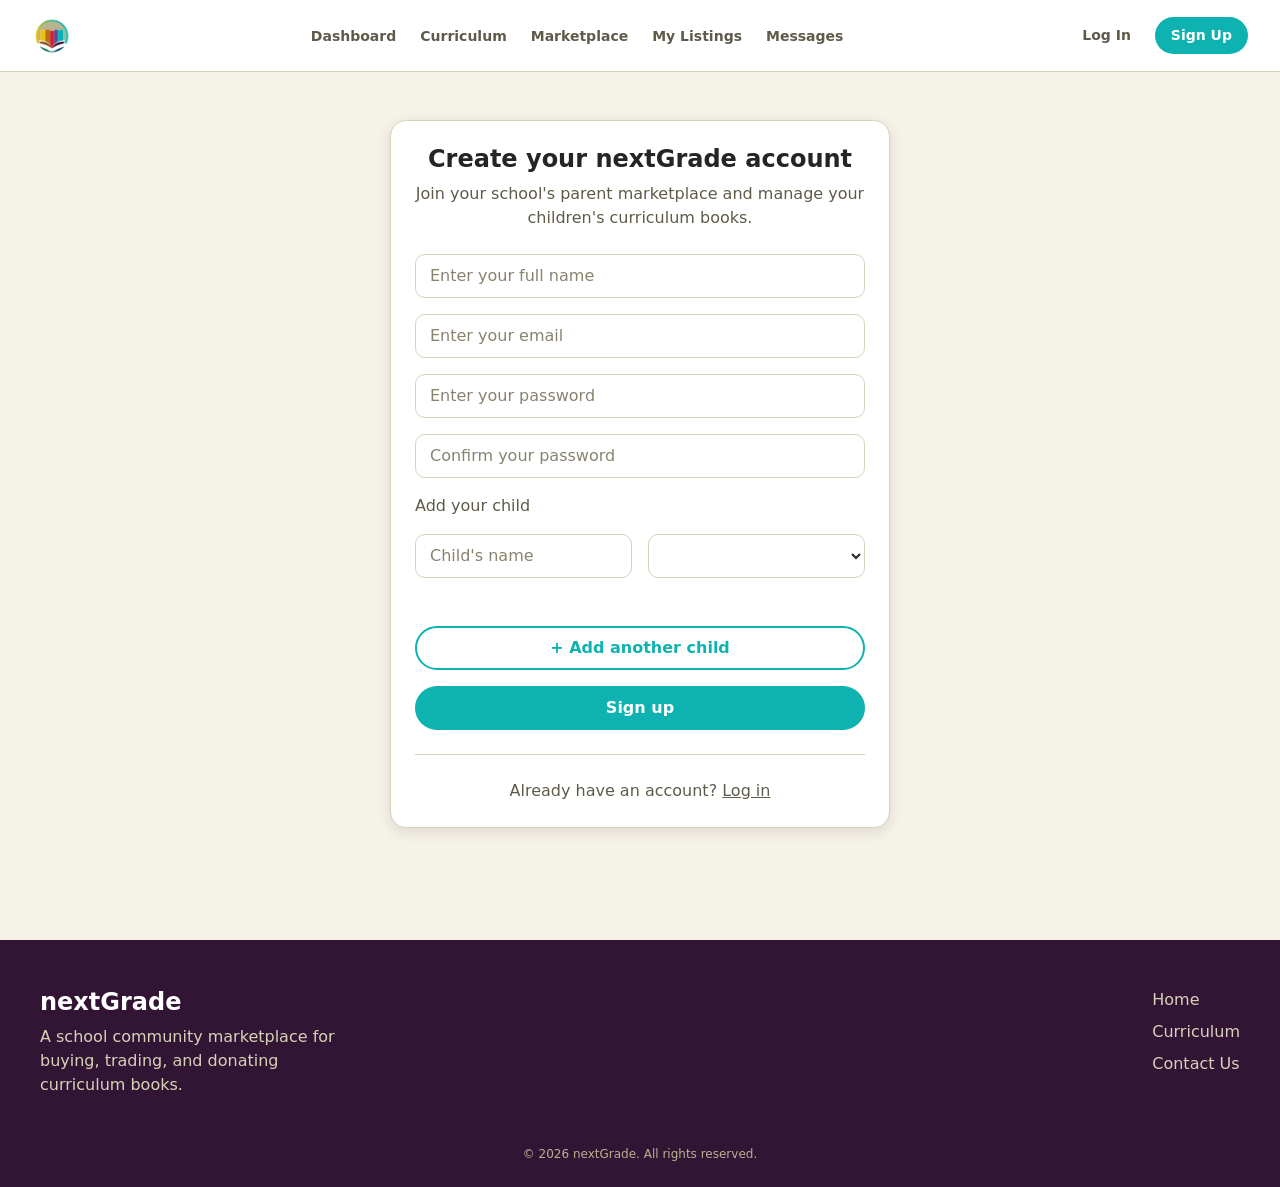
<file: client/pages/signup.html>
<!doctype html>
<html lang="en">
  <head>
    <meta charset="UTF-8" />
    <meta name="viewport" content="width=device-width, initial-scale=1.0" />
    <title>Sign Up - nextGrade</title>
    <link href="/client/styles/reset.css" rel="stylesheet" />
    <link href="/client/styles/styles.css" rel="stylesheet" />
    <link href="/client/styles/main.css" rel="stylesheet" />
  </head>
  <body>
    <header>
      <nav class="navbar">
        <a href="/client/index.html"
          ><img src="/client/assets/logo.png" alt="logo" class="navbar-logo"
        /></a>
        <ul class="navbar-list-middle">
          <li>
            <a href="/client/pages/dashboard.html" id="dashboard">Dashboard</a>
          </li>
          <li>
            <a href="/client/pages/curriculum.html" id="curriculum"
              >Curriculum</a
            >
          </li>
          <li>
            <a href="/client/pages/marketplace.html" id="marketplace"
              >Marketplace</a
            >
          </li>
          <li>
            <a href="/client/pages/my-listings.html" id="listings"
              >My Listings</a
            >
          </li>
          <li>
            <a href="/client/pages/messages.html" id="messages">Messages</a>
          </li>
        </ul>

        <ul class="navbar-list-right">
          <a href="/client/pages/profile.html" id="profile">Profile</a>
          <a href="/client/pages/admin/admin-dashboard.html" id="admin-panel" hidden>Admin Panel</a>
          <a href="/client/pages/login.html" id="login">Log In</a>
          <a href="/client/pages/signup.html" id="signup">Sign Up</a>
        </ul>
      </nav>
    </header>

    <main>
      <section class="auth-section">
        <div class="auth-card">
          <h3>Create your nextGrade account</h3>
          <p>
            Join your school's parent marketplace and manage your children's
            curriculum books.
          </p>
          <form>
            <input type="text" placeholder="Enter your full name" id="name" />
            <input type="email" placeholder="Enter your email" id="email" />
            <input
              type="password"
              placeholder="Enter your password"
              id="password"
            />
            <input
              type="password"
              placeholder="Confirm your password"
              id="confirmPassword"
            />
            <p>Add your child</p>
            <div id="children-container">
              <input type="text" id="childName" placeholder="Child's name" />
              <select id="gradeLevel"></select>
            </div>
            <button type="button" id="add-child-btn" class="btn-secondary">
              + Add another child
            </button>
            <button type="submit">Sign up</button>
          </form>
          <hr />
          <p>
            Already have an account?
            <a href="/client/pages/login.html">Log in</a>
          </p>
        </div>
      </section>
    </main>

    <footer class="footer">
      <div class="footer-upper">
        <div class="footer-upper-left">
          <h3>nextGrade</h3>
          <p>
            A school community marketplace for buying, trading, and donating
            curriculum books.
          </p>
        </div>
        <div class="footer-upper-right">
          <ul>
            <li><a href="/client/index.html">Home</a></li>
            <li><a href="/client/pages/curriculum.html">Curriculum</a></li>
            <li><a href="#">Contact Us</a></li>
          </ul>
        </div>
      </div>
      <p class="footer-text">&copy; 2026 nextGrade. All rights reserved.</p>
    </footer>

    <script src="/client/scripts/axios.min.js"></script>
    <script src="/client/scripts/state.js"></script>
    <script src="/client/scripts/nav.js"></script>
    <script src="/client/scripts/api.js"></script>
    <script src="/client/scripts/signup.js"></script>
  </body>
</html>
</file>
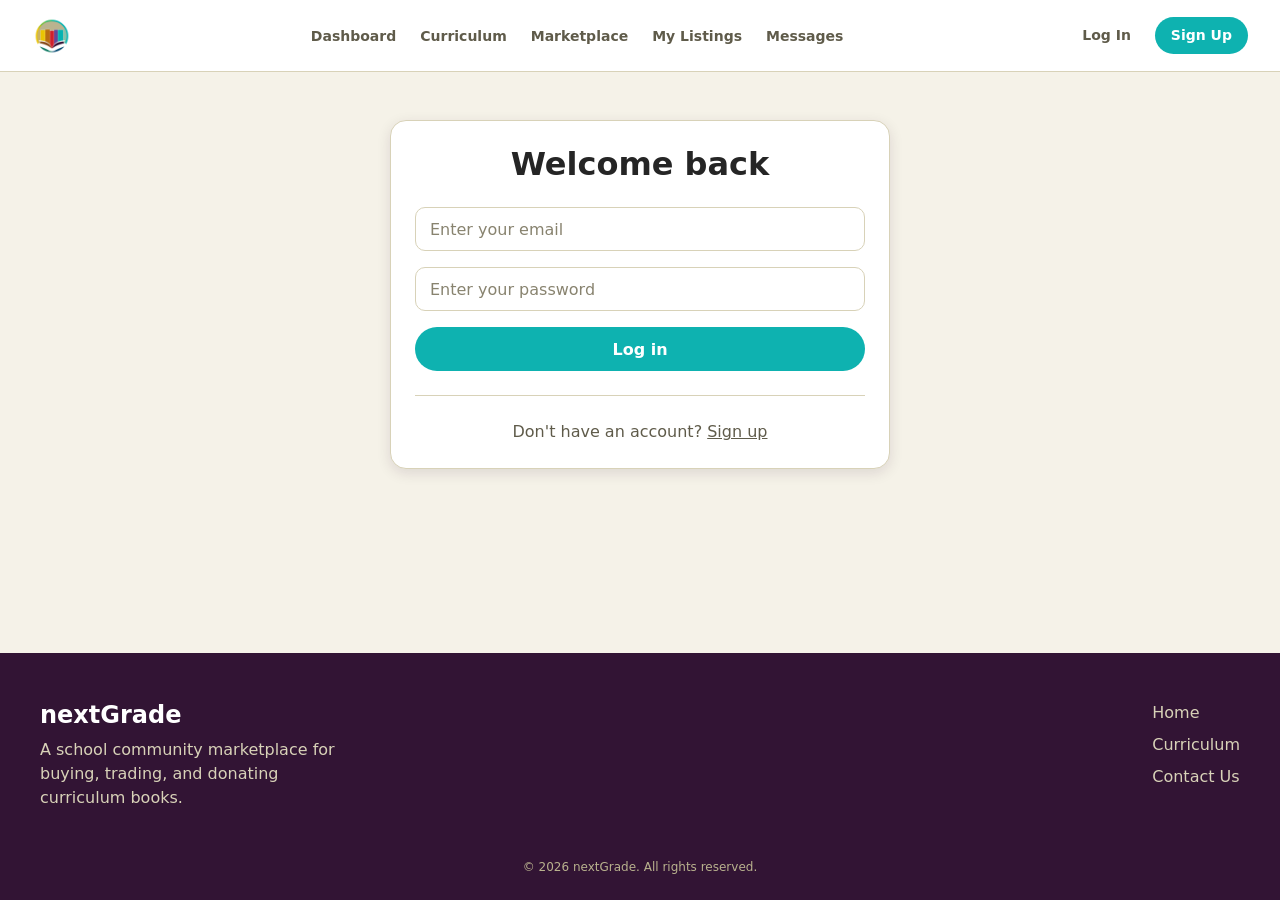
<file: client/pages/admin/admin-dashboard.html>
<!doctype html>
<html lang="en">
  <head>
    <meta charset="UTF-8" />
    <meta name="viewport" content="width=device-width, initial-scale=1.0" />
    <title>Admin Dashboard - nextGrade</title>
    <link href="/client/styles/reset.css" rel="stylesheet" />
    <link href="/client/styles/styles.css" rel="stylesheet" />
    <link href="/client/styles/main.css" rel="stylesheet" />
  </head>
  <body>
    <header>
      <nav class="navbar">
        <a href="/client/index.html"
          ><img src="/client/assets/logo.png" alt="logo" class="navbar-logo"
        /></a>
        <ul class="navbar-list-middle">
          <li>
            <a
              href="/client/pages/admin/admin-dashboard.html"
              id="admin-dashboard"
              >Admin Dashboard</a
            >
          </li>
          <li>
            <a
              href="/client/pages/admin/manage-curriculum.html"
              id="manage-curriculum"
              >Manage Curriculum</a
            >
          </li>
          <li>
            <a href="/client/pages/admin/dispute-queue.html" id="dispute-queue"
              >Dispute Queue</a
            >
          </li>
        </ul>

        <ul class="navbar-list-right">
          <a href="/client/pages/profile.html" id="profile">Profile</a>
          <a href="/client/pages/login.html" id="login">Log In</a>
          <a href="/client/pages/signup.html" id="signup">Sign Up</a>
        </ul>
      </nav>
    </header>

    <main>
      <section class="dashboard-welcome">
        <h1>Admin Dashboard</h1>
        <p>Overview for your school.</p>
      </section>

      <section class="section-card">
        <div class="admin-stats-grid">
          <div class="stat-tile">
            <p>Total Children</p>
            <span id="total-children-count"></span>
          </div>
          <div class="stat-tile">
            <p>Active Listings</p>
            <span id="active-listings-count"></span>
          </div>
          <div class="stat-tile">
            <p>Sold Listings</p>
            <span id="sold-listings-count"></span>
          </div>
          <div class="stat-tile">
            <p>Pending Price Reports</p>
            <span id="pending-reports-count"></span>
          </div>
        </div>
      </section>

      <section class="section-card">
        <h2>Quick Actions</h2>
        <div class="quick-actions-grid">
          <a href="/client/pages/admin/manage-curriculum.html"
            ><button>Manage Curriculum</button></a
          >
          <a href="/client/pages/admin/dispute-queue.html"
            ><button>Dispute Queue</button></a
          >
        </div>
      </section>
    </main>

    <footer class="footer">
      <div class="footer-upper">
        <div class="footer-upper-left">
          <h3>nextGrade</h3>
          <p>
            A school community marketplace for buying, trading, and donating
            curriculum books.
          </p>
        </div>
        <div class="footer-upper-right">
          <ul>
            <li><a href="/client/index.html">Home</a></li>
            <li><a href="/client/pages/curriculum.html">Curriculum</a></li>
            <li><a href="#">Contact Us</a></li>
          </ul>
        </div>
      </div>
      <p class="footer-text">&copy; 2026 nextGrade. All rights reserved.</p>
    </footer>

    <script src="/client/scripts/axios.min.js"></script>
    <script src="/client/scripts/state.js"></script>
    <script src="/client/scripts/nav.js"></script>
    <script src="/client/scripts/api.js"></script>
    <script src="/client/scripts/auth-guard.js"></script>
    <script src="/client/scripts/admin-dashboard.js"></script>
  </body>
</html>
</file>
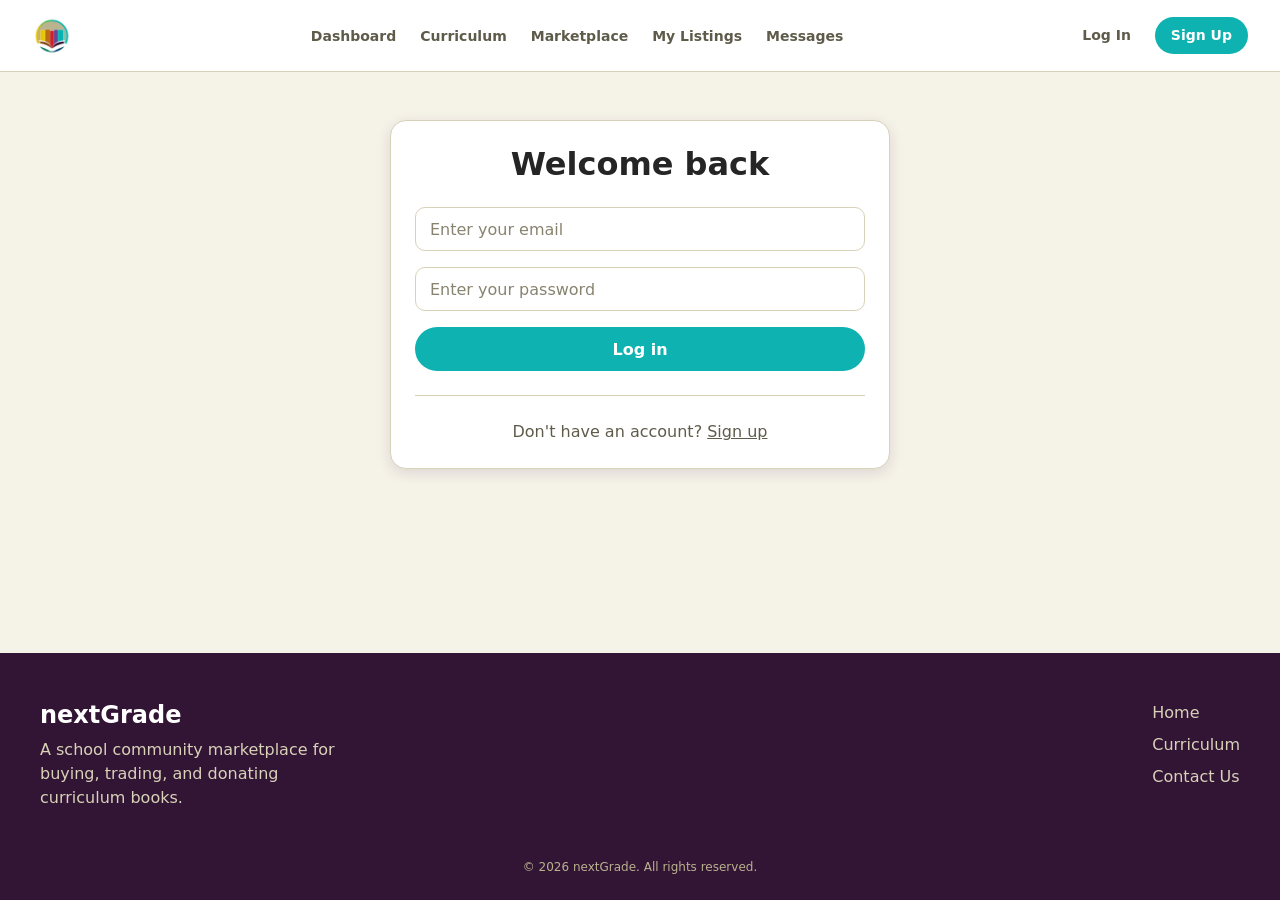
<file: client/pages/admin/dispute-queue.html>
<!doctype html>
<html lang="en">
  <head>
    <meta charset="UTF-8" />
    <meta name="viewport" content="width=device-width, initial-scale=1.0" />
    <title>Dispute Queue - nextGrade</title>
    <link href="/client/styles/reset.css" rel="stylesheet" />
    <link href="/client/styles/styles.css" rel="stylesheet" />
    <link href="/client/styles/main.css" rel="stylesheet" />
  </head>
  <body>
    <header>
      <nav class="navbar">
        <a href="/client/index.html"
          ><img src="/client/assets/logo.png" alt="logo" class="navbar-logo"
        /></a>
        <ul class="navbar-list-middle">
          <li>
            <a
              href="/client/pages/admin/admin-dashboard.html"
              id="admin-dashboard"
              >Admin Dashboard</a
            >
          </li>
          <li>
            <a
              href="/client/pages/admin/manage-curriculum.html"
              id="manage-curriculum"
              >Manage Curriculum</a
            >
          </li>
          <li>
            <a href="/client/pages/admin/dispute-queue.html" id="dispute-queue"
              >Dispute Queue</a
            >
          </li>
        </ul>

        <ul class="navbar-list-right">
          <a href="/client/pages/profile.html" id="profile">Profile</a>
          <a href="/client/pages/login.html" id="login">Log In</a>
          <a href="/client/pages/signup.html" id="signup">Sign Up</a>
        </ul>
      </nav>
    </header>

    <main>
      <section class="page-header-with-filter">
        <h1>Dispute Queue</h1>
        <select id="statusFilter">
          <option value="pending">Pending</option>
          <option value="resolved">Resolved</option>
        </select>
      </section>

      <section>
        <div id="dispute-list"></div>
        <template id="dispute-card-template">
          <div class="card dispute-card">
            <p class="dispute-card-title">
              <a href="/client/pages/listing.html">Book Title, Author</a>
            </p>
            <p>Reported by: <span>PARENT NAME</span></p>
            <p>Reason: <span>e.g. Price seems too high for the condition.</span></p>
            <p>Asking Price: <span>e.g. 25$</span></p>
            <p>AI Suggested Price: <span>e.g. 18$</span></p>
            <div class="dispute-pending-controls">
              <textarea placeholder="Admin response"></textarea>
              <div class="dispute-override-row">
                <input type="number" placeholder="Override price" />
                <button class="btn-secondary">Override Price</button>
              </div>
              <button class="btn-danger">Flag Back to Seller</button>
            </div>
            <p class="dispute-resolution" hidden>Resolved: <span></span></p>
          </div>
        </template>
        <div>
          <p>No pending disputes.</p>
        </div>
      </section>
    </main>

    <footer class="footer">
      <div class="footer-upper">
        <div class="footer-upper-left">
          <h3>nextGrade</h3>
          <p>
            A school community marketplace for buying, trading, and donating
            curriculum books.
          </p>
        </div>
        <div class="footer-upper-right">
          <ul>
            <li><a href="/client/index.html">Home</a></li>
            <li><a href="/client/pages/curriculum.html">Curriculum</a></li>
            <li><a href="#">Contact Us</a></li>
          </ul>
        </div>
      </div>
      <p class="footer-text">&copy; 2026 nextGrade. All rights reserved.</p>
    </footer>

    <script src="/client/scripts/axios.min.js"></script>
    <script src="/client/scripts/state.js"></script>
    <script src="/client/scripts/nav.js"></script>
    <script src="/client/scripts/api.js"></script>
    <script src="/client/scripts/auth-guard.js"></script>
    <script src="/client/scripts/dispute-queue.js"></script>
  </body>
</html>
</file>
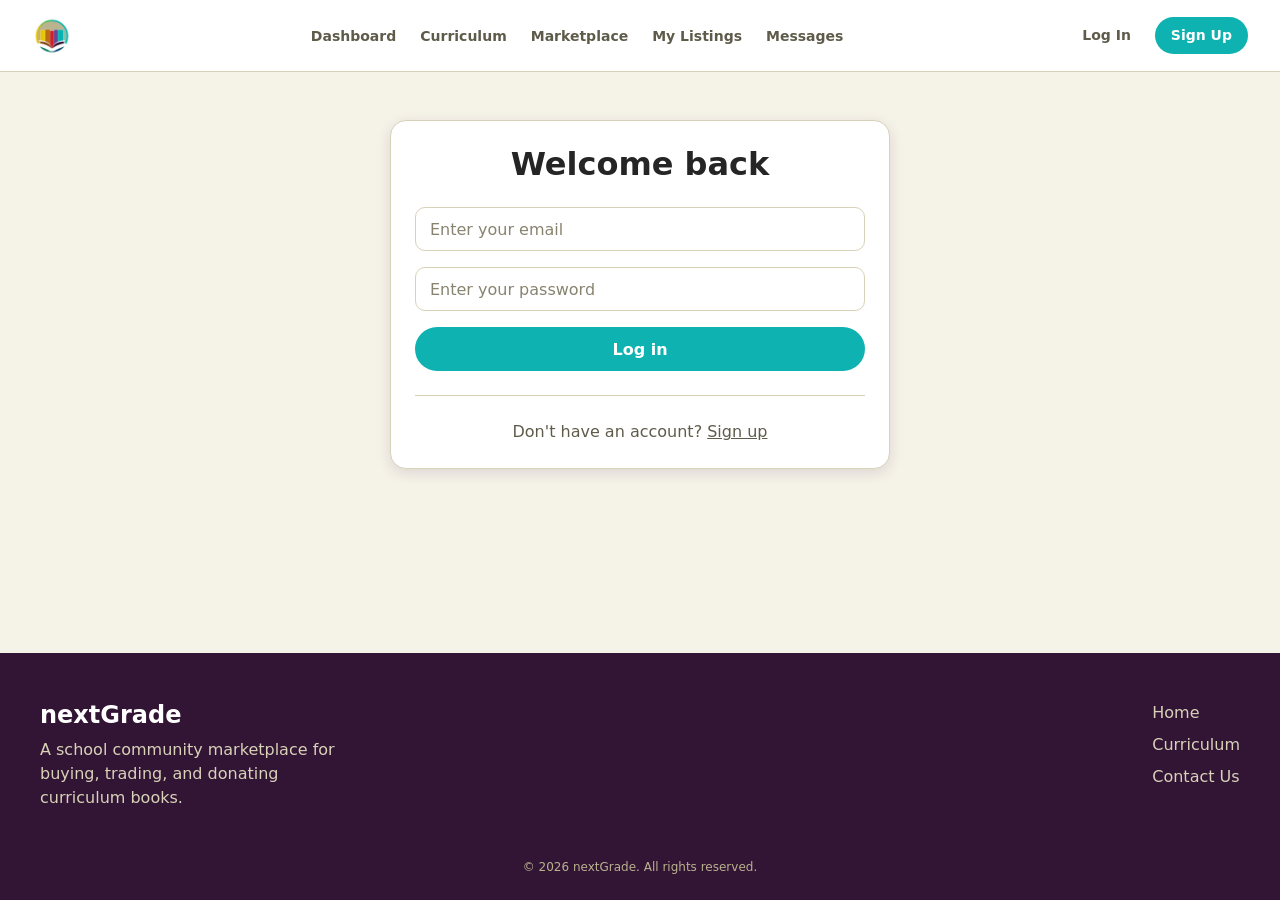
<file: client/pages/admin/manage-curriculum.html>
<!doctype html>
<html lang="en">
  <head>
    <meta charset="UTF-8" />
    <meta name="viewport" content="width=device-width, initial-scale=1.0" />
    <title>Manage Curriculum - nextGrade</title>
    <link href="/client/styles/reset.css" rel="stylesheet" />
    <link href="/client/styles/styles.css" rel="stylesheet" />
    <link href="/client/styles/main.css" rel="stylesheet" />
  </head>
  <body>
    <header>
      <nav class="navbar">
        <a href="/client/index.html"
          ><img src="/client/assets/logo.png" alt="logo" class="navbar-logo"
        /></a>
        <ul class="navbar-list-middle">
          <li>
            <a
              href="/client/pages/admin/admin-dashboard.html"
              id="admin-dashboard"
              >Admin Dashboard</a
            >
          </li>
          <li>
            <a
              href="/client/pages/admin/manage-curriculum.html"
              id="manage-curriculum"
              >Manage Curriculum</a
            >
          </li>
          <li>
            <a href="/client/pages/admin/dispute-queue.html" id="dispute-queue"
              >Dispute Queue</a
            >
          </li>
        </ul>

        <ul class="navbar-list-right">
          <a href="/client/pages/profile.html" id="profile">Profile</a>
          <a href="/client/pages/login.html" id="login">Log In</a>
          <a href="/client/pages/signup.html" id="signup">Sign Up</a>
        </ul>
      </nav>
    </header>

    <main>
      <section>
        <h1>Manage Curriculum</h1>
      </section>

      <section class="section-card">
        <h2>Grade Levels</h2>
        <div id="grade-level-list" class="admin-item-list"></div>
        <template id="grade-level-item-template">
          <div class="admin-item">
            <p>e.g. 2nd Grade</p>
            <button class="btn-secondary">Select</button>
            <button class="btn-secondary">Edit</button>
            <button class="btn-danger">Delete</button>
          </div>
        </template>
        <form id="add-grade-level-form" class="form-narrow admin-add-form">
          <input type="text" placeholder="Grade level name" id="gradeLevelName" />
          <input type="text" placeholder="Academic year" id="academicYear" />
          <button type="submit">Add Grade Level</button>
        </form>
      </section>

      <section class="section-card">
        <h2 id="import-curriculum-heading">Import Curriculum from Photo <span></span></h2>
        <form id="import-curriculum-form" class="form-narrow admin-add-form">
          <input
            type="file"
            id="curriculumImage"
            accept="image/png,image/jpeg,image/webp,image/gif"
          />
          <button type="submit" id="extract-curriculum-btn">Extract from Photo</button>
        </form>

        <div id="curriculum-preview" hidden>
          <p id="curriculum-preview-count"></p>
          <div class="curriculum-preview-wrapper">
            <table class="curriculum-preview-table">
              <thead>
                <tr>
                  <th><input type="checkbox" id="curriculum-select-all" checked /></th>
                  <th>Subject</th>
                  <th>Title</th>
                  <th>Author</th>
                  <th>Edition</th>
                  <th>ISBN</th>
                  <th>Price</th>
                  <th>Note</th>
                  <th></th>
                </tr>
              </thead>
              <tbody id="curriculum-preview-body"></tbody>
            </table>
          </div>
          <template id="curriculum-preview-row-template">
            <tr>
              <td><input type="checkbox" class="row-select" checked /></td>
              <td><input type="text" class="row-subject" /></td>
              <td><input type="text" class="row-title" /></td>
              <td><input type="text" class="row-author" /></td>
              <td><input type="text" class="row-edition" /></td>
              <td><input type="text" class="row-isbn" /></td>
              <td><input type="number" step="0.01" min="0" class="row-price" /></td>
              <td class="row-note"></td>
              <td><button type="button" class="btn-danger row-remove">Remove</button></td>
            </tr>
          </template>
          <div class="card-actions">
            <button type="button" id="import-curriculum-confirm-btn">Import Selected Rows</button>
            <button type="button" id="import-curriculum-cancel-btn" class="btn-secondary">
              Cancel
            </button>
          </div>
        </div>
      </section>

      <section class="section-card">
        <h2 id="subjects-heading">Subjects <span></span></h2>
        <div id="subject-list" class="admin-item-list"></div>
        <template id="subject-item-template">
          <div class="admin-item">
            <p>e.g. Mathematics</p>
            <button class="btn-secondary">Select</button>
            <button class="btn-secondary">Edit</button>
            <button class="btn-danger">Delete</button>
          </div>
        </template>
        <form id="add-subject-form" class="form-narrow admin-add-form">
          <input type="text" placeholder="Subject name" id="subjectName" />
          <button type="submit">Add Subject</button>
        </form>
      </section>

      <section class="section-card">
        <h2 id="books-heading">Books <span></span></h2>
        <div id="book-list" class="admin-item-list"></div>
        <template id="book-item-template">
          <div class="admin-item admin-item-book">
            <img class="book-cover-thumb" src="" alt="" hidden />
            <div class="admin-item-book-info">
              <p>Book title, Author</p>
              <p>Edition: <span>e.g. 2022</span></p>
              <p>ISBN: <span>e.g. 978-0-000-00000-0</span></p>
              <p>Reference Price: <span>e.g. 10$</span></p>
            </div>
            <div class="admin-item-actions">
              <button class="btn-secondary">Edit</button>
              <button class="btn-danger">Delete</button>
            </div>
          </div>
        </template>
        <form id="add-book-form" class="form-narrow admin-add-form">
          <input type="text" placeholder="Book title" id="bookTitle" />
          <input type="text" placeholder="Author" id="bookAuthor" />
          <input type="text" placeholder="Edition" id="bookEdition" />
          <input type="text" placeholder="ISBN" id="bookIsbn" />
          <input type="number" placeholder="Reference price" id="bookReferencePrice" />
          <input type="file" id="bookCoverImage" />
          <button type="submit">Add Book</button>
        </form>
      </section>
    </main>

    <footer class="footer">
      <div class="footer-upper">
        <div class="footer-upper-left">
          <h3>nextGrade</h3>
          <p>
            A school community marketplace for buying, trading, and donating
            curriculum books.
          </p>
        </div>
        <div class="footer-upper-right">
          <ul>
            <li><a href="/client/index.html">Home</a></li>
            <li><a href="/client/pages/curriculum.html">Curriculum</a></li>
            <li><a href="#">Contact Us</a></li>
          </ul>
        </div>
      </div>
      <p class="footer-text">&copy; 2026 nextGrade. All rights reserved.</p>
    </footer>

    <script src="/client/scripts/axios.min.js"></script>
    <script src="/client/scripts/state.js"></script>
    <script src="/client/scripts/nav.js"></script>
    <script src="/client/scripts/api.js"></script>
    <script src="/client/scripts/auth-guard.js"></script>
    <script src="/client/scripts/manage-curriculum.js"></script>
  </body>
</html>
</file>
<file: client/styles/styles.css>
:root {
  --color-brand-teal: #0eb2b0;
  --color-brand-green: #37b96a;
  --color-brand-blue: #03496f;

  --color-brand-yellow: #e9c408;
  --color-brand-orange: #b76f17;
  --color-brand-red: #ce2630;
  --color-brand-purple: #644897;

  --color-bg: #f5f2e8;
  --color-surface: #ffffff;
  --color-surface-warm: #ede8d6;

  --color-neutral: #b9b28e;
  --color-neutral-light: #d8d2b8;
  --color-neutral-dark: #6f694f;

  --color-text: #252525;
  --color-text-secondary: #5f5b4a;
  --color-text-muted: #88836f;
  --color-text-on-dark: #ffffff;

  --color-border: #d8d2b8;
  --color-border-dark: #b9b28e;

  --color-success: #157862;
  --color-warning: #e9c408;
  --color-danger: #ce2630;
  --color-info: #0eb2b0;

  --color-primary: #0eb2b0;
  --color-primary-hover: #087f7e;
  --color-primary-light: #ddf3f1;

  --color-secondary: #644897;
  --color-secondary-hover: #4f377a;
  --color-secondary-light: #e9e3f3;

  --color-dark: #321434;
  --color-dark-secondary: #03496f;
  --color-dark-surface: #133b4d;

  --font-family:
    system-ui, -apple-system, BlinkMacSystemFont, "Segoe UI", sans-serif;

  --font-size-xs: 0.75rem;
  --font-size-sm: 0.875rem;
  --font-size-md: 1rem;
  --font-size-lg: 1.125rem;
  --font-size-xl: 1.5rem;
  --font-size-2xl: 2rem;
  --font-size-3xl: 2.5rem;

  --line-height-tight: 1.2;
  --line-height-normal: 1.5;
  --line-height-relaxed: 1.7;

  --content-width: 1200px;
  --content-width-wide: 1400px;

  --navbar-height: 72px;

  --page-padding: 2rem;
  --section-spacing: 4rem;

  --mobile-breakpoint: 768px;
  --tablet-breakpoint: 1024px;
  --desktop-breakpoint: 1200px;

  --mobile-page-padding: 1rem;
  --tablet-page-padding: 1.5rem;

  --mobile-section-spacing: 2.5rem;
  --tablet-section-spacing: 3rem;

  --spacing-xs: 0.25rem;
  --spacing-sm: 0.5rem;
  --spacing-md: 1rem;
  --spacing-lg: 1.5rem;
  --spacing-xl: 2rem;
  --spacing-2xl: 3rem;
  --spacing-3xl: 4rem;

  --navbar-padding-x: 2rem;
  --navbar-gap: 1.5rem;

  --mobile-navbar-height: 64px;
  --mobile-navbar-padding-x: 1rem;

  --mobile-menu-width: 280px;

  --button-height: 44px;
  --button-height-sm: 36px;
  --button-height-lg: 52px;

  --mobile-button-height: 48px;

  --button-padding-x: 1.25rem;
  --button-padding-x-mobile: 1rem;

  --input-height: 44px;
  --mobile-input-height: 48px;

  --input-padding-x: 0.875rem;

  --form-max-width: 500px;

  --card-padding: 1.5rem;
  --card-padding-mobile: 1rem;

  --card-gap: 1.5rem;
  --card-gap-mobile: 1rem;

  --radius-sm: 6px;
  --radius-md: 10px;
  --radius-lg: 16px;
  --radius-xl: 24px;
  --radius-round: 999px;

  --shadow-sm: 0 2px 6px rgba(50, 20, 52, 0.08);
  --shadow-md: 0 4px 14px rgba(50, 20, 52, 0.12);
  --shadow-lg: 0 8px 28px rgba(50, 20, 52, 0.16);

  --z-base: 1;
  --z-dropdown: 100;
  --z-sticky: 200;
  --z-navbar: 300;
  --z-overlay: 400;
  --z-modal: 500;
  --z-toast: 600;
}

body {
  display: flex;
  flex-direction: column;
  font-family: var(--font-family);
  background-color: var(--color-bg);
  color: var(--color-text);
  line-height: var(--line-height-normal);
}

main {
  flex: 1;
}

main > section {
  max-width: var(--content-width);
  margin: 0 auto;
  padding: var(--spacing-2xl) var(--page-padding);
}

h1,
h2,
h3,
h4 {
  color: var(--color-text);
  line-height: var(--line-height-tight);
  margin-bottom: var(--spacing-md);
}

h1 {
  font-size: var(--font-size-3xl);
}
h2 {
  font-size: var(--font-size-2xl);
}
h3 {
  font-size: var(--font-size-xl);
}
h4 {
  font-size: var(--font-size-lg);
}

p {
  color: var(--color-text-secondary);
}

a {
  color: var(--color-primary);
}

hr {
  border: none;
  border-top: 1px solid var(--color-border);
  margin: var(--spacing-lg) 0;
}

.navbar {
  display: flex;
  align-items: center;
  justify-content: space-between;
  flex-wrap: wrap;
  gap: var(--spacing-sm) var(--navbar-gap);
  min-height: var(--navbar-height);
  padding: var(--spacing-sm) var(--navbar-padding-x);
  background-color: var(--color-surface);
  border-bottom: 1px solid var(--color-border);
  position: sticky;
  top: 0;
  z-index: var(--z-navbar);
}

.navbar-logo {
  height: 40px;
  width: auto;
}

.navbar-list-middle,
.navbar-list-right {
  display: flex;
  align-items: center;
  flex-wrap: wrap;
  gap: var(--spacing-sm) var(--navbar-gap);
  list-style: none;
  margin: 0;
  padding: 0;
}

.navbar-list-middle a,
.navbar-list-right a {
  text-decoration: none;
  color: var(--color-text-secondary);
  font-size: var(--font-size-sm);
  font-weight: 600;
  padding: 0.5rem 0;
  transition: color 0.2s ease;
}

.navbar-list-middle a:hover,
.navbar-list-right a:hover {
  color: var(--color-primary);
}

.navbar-list-middle a:focus-visible,
.navbar-list-right a:focus-visible {
  outline: 2px solid var(--color-primary);
  outline-offset: 4px;
  border-radius: var(--radius-sm);
}

.navbar-list-right a#signup {
  background-color: var(--color-primary);
  color: var(--color-text-on-dark);
  padding: 0.5rem 1rem;
  border-radius: var(--radius-round);
}

.navbar-list-right a#signup:hover {
  background-color: var(--color-primary-hover);
  color: var(--color-text-on-dark);
}

.footer {
  background-color: var(--color-dark);
  color: var(--color-text-on-dark);
  margin-top: var(--section-spacing);
  padding: var(--spacing-2xl) var(--page-padding) var(--spacing-lg);
}

.footer-upper {
  display: flex;
  flex-wrap: wrap;
  justify-content: space-between;
  gap: var(--spacing-2xl);
  max-width: var(--content-width);
  margin: 0 auto;
}

.footer-upper-left h3 {
  color: var(--color-text-on-dark);
  font-size: var(--font-size-xl);
  margin-bottom: var(--spacing-sm);
}

.footer-upper-left p {
  color: var(--color-neutral-light);
  max-width: 32ch;
}

.footer-upper-right ul {
  list-style: none;
  margin: 0;
  padding: 0;
  display: flex;
  flex-direction: column;
  gap: var(--spacing-sm);
}

.footer-upper-right li {
  color: var(--color-neutral-light);
}

.footer-upper-right a {
  color: var(--color-neutral-light);
  text-decoration: none;
}

.footer-upper-right a:hover {
  text-decoration: underline;
}

.footer-text {
  text-align: center;
  color: var(--color-neutral);
  font-size: var(--font-size-xs);
  margin-top: var(--spacing-2xl);
}

button {
  display: inline-flex;
  align-items: center;
  justify-content: center;
  text-align: center;
  font-family: inherit;
  font-size: var(--font-size-md);
  font-weight: 600;
  min-height: var(--button-height);
  padding: 0.5rem var(--button-padding-x);
  border: none;
  border-radius: var(--radius-round);
  background-color: var(--color-primary);
  color: var(--color-text-on-dark);
  cursor: pointer;
  transition:
    background-color 0.2s ease,
    transform 0.1s ease;
}

button:hover {
  background-color: var(--color-primary-hover);
}

button:active {
  transform: scale(0.98);
}

button:focus-visible {
  outline: 2px solid var(--color-primary);
  outline-offset: 2px;
}

button.btn-secondary {
  background-color: transparent;
  color: var(--color-primary);
  border: 2px solid var(--color-primary);
}

button.btn-secondary:hover {
  background-color: var(--color-primary-light);
}

button.btn-danger {
  background-color: var(--color-danger);
}

button.btn-danger:hover {
  background-color: #a81e27;
}

input,
select,
textarea {
  display: block;
  width: 100%;
  height: var(--input-height);
  padding: 0 var(--input-padding-x);
  border: 1px solid var(--color-border);
  border-radius: var(--radius-md);
  background-color: var(--color-surface);
  color: var(--color-text);
  font-size: var(--font-size-md);
}

textarea {
  height: auto;
  min-height: 8em;
  padding: var(--input-padding-x);
  resize: vertical;
}

input:focus,
select:focus,
textarea:focus {
  outline: none;
  border-color: var(--color-primary);
  box-shadow: 0 0 0 3px var(--color-primary-light);
}

input::placeholder,
textarea::placeholder {
  color: var(--color-text-muted);
}

label {
  display: block;
  font-size: var(--font-size-sm);
  font-weight: 600;
  color: var(--color-text-secondary);
  margin-bottom: var(--spacing-xs);
}

fieldset {
  border: 1px solid var(--color-border);
  border-radius: var(--radius-md);
  padding: var(--spacing-md);
}

legend {
  font-weight: 600;
  color: var(--color-text-secondary);
  padding: 0 var(--spacing-xs);
}

fieldset label {
  display: inline-flex;
  align-items: center;
  gap: var(--spacing-xs);
  font-weight: 400;
  margin-right: var(--spacing-md);
  margin-bottom: 0;
}

.form-narrow {
  display: flex;
  flex-direction: column;
  gap: var(--spacing-md);
  max-width: var(--form-max-width);
}

.filter-bar {
  display: flex;
  flex-wrap: wrap;
  gap: var(--spacing-md);
  align-items: center;
}

.filter-bar select,
.filter-bar input[type="search"] {
  max-width: 320px;
}

.error-section {
  margin-top: var(--spacing-md);
}

.error-section p {
  color: var(--color-danger);
  font-size: var(--font-size-sm);
  background-color: var(--color-secondary-light);
  border: 1px solid var(--color-danger);
  border-radius: var(--radius-md);
  padding: var(--spacing-sm) var(--spacing-md);
}

.error-section p[hidden] {
  display: none;
}

.card {
  background-color: var(--color-surface);
  border: 1px solid var(--color-border);
  border-radius: var(--radius-lg);
  box-shadow: var(--shadow-sm);
  padding: var(--card-padding);
  transition:
    box-shadow 0.2s ease,
    transform 0.2s ease;
}

.card:hover {
  box-shadow: var(--shadow-md);
}

.card-grid {
  display: grid;
  grid-template-columns: repeat(auto-fill, minmax(260px, 1fr));
  gap: var(--card-gap);
}

.card-actions {
  display: flex;
  flex-wrap: wrap;
  gap: var(--spacing-sm);
  margin-top: var(--spacing-sm);
}

.section-card {
  background-color: var(--color-surface);
  border: 1px solid var(--color-border);
  border-radius: var(--radius-lg);
  box-shadow: var(--shadow-sm);
  margin-top: var(--spacing-xl);
  margin-bottom: var(--spacing-xl);
}

.auth-section {
  display: flex;
  justify-content: center;
}

.auth-card {
  width: 100%;
  max-width: var(--form-max-width);
  background-color: var(--color-surface);
  border: 1px solid var(--color-border);
  border-radius: var(--radius-lg);
  box-shadow: var(--shadow-md);
  padding: var(--card-padding);
  text-align: center;
}

.auth-card form {
  display: flex;
  flex-direction: column;
  gap: var(--spacing-md);
  text-align: left;
  margin-top: var(--spacing-lg);
}

.auth-card hr {
  margin: var(--spacing-lg) 0;
}

@media (max-width: 768px) {
  .navbar {
    padding: var(--spacing-sm) var(--mobile-navbar-padding-x);
  }

  main > section {
    padding: var(--mobile-section-spacing) var(--mobile-page-padding);
  }

  .card-grid {
    grid-template-columns: 1fr;
  }

  .card-padding {
    padding: var(--card-padding-mobile);
  }
}
</file>
<file: client/styles/main.css>
#add-child-btn {
  margin-top: var(--spacing-lg);
}

.hero {
  display: flex;
  align-items: center;
  justify-content: space-between;
  gap: var(--spacing-2xl);
  flex-wrap: wrap;
  margin-top: var(--spacing-xl);
  background-color: var(--color-surface-warm);
  border-radius: var(--radius-xl);
}

.hero-content {
  display: flex;
  flex-direction: column;
  gap: var(--spacing-xl);
  max-width: 32rem;
}

.hero-text h1 {
  margin-bottom: var(--spacing-md);
}

.hero-actions {
  display: flex;
  gap: var(--spacing-md);
}

.hero-image {
  flex: 1;
  min-width: 240px;
}

.hero-image img {
  border-radius: var(--radius-lg);
}

.how-it-works {
  text-align: center;
}

.how-it-works h2 {
  margin-bottom: var(--spacing-xl);
}

.steps-list {
  list-style: none;
  margin: 0;
  padding: 0;
  display: grid;
  grid-template-columns: repeat(auto-fit, minmax(220px, 1fr));
  gap: var(--card-gap);
  text-align: left;
}

.step-item {
  background-color: var(--color-surface);
  border: 1px solid var(--color-border);
  border-radius: var(--radius-lg);
  box-shadow: var(--shadow-sm);
  padding: var(--card-padding);
  font-weight: 600;
}

.step-item p {
  font-weight: 400;
  margin-top: var(--spacing-sm);
}

.features {
  display: grid;
  grid-template-columns: repeat(auto-fit, minmax(220px, 1fr));
  gap: var(--card-gap);
}

.feature-card {
  background-color: var(--color-primary-light);
  border-radius: var(--radius-lg);
  padding: var(--card-padding);
}

.pricing-explainer {
  background-color: var(--color-secondary-light);
  border-radius: var(--radius-xl);
  text-align: center;
}

.pricing-explainer ul {
  list-style: none;
  margin: var(--spacing-md) auto;
  padding: 0;
  display: inline-flex;
  gap: var(--spacing-md);
}

.pricing-explainer li {
  background-color: var(--color-surface);
  border-radius: var(--radius-round);
  padding: var(--spacing-sm) var(--spacing-md);
  font-weight: 600;
}

.cta {
  text-align: center;
}

.cta h1 {
  margin-bottom: var(--spacing-lg);
}

@media (max-width: 768px) {
  .hero {
    text-align: center;
    justify-content: center;
  }

  .hero-content {
    align-items: center;
  }
}

.auth-card h2,
.auth-card h3 {
  margin-bottom: var(--spacing-sm);
}

#children-container,
.child-entry {
  display: flex;
  flex-wrap: wrap;
  gap: var(--spacing-md);
  align-items: center;
  margin-bottom: var(--spacing-sm);
}

.child-entry {
  width: 100%;
}

#children-container input,
#children-container select,
.child-entry input,
.child-entry select {
  flex: 1;
  min-width: 160px;
}

.logout-section {
  padding: 0 !important;
}

.dashboard-welcome {
  margin-top: var(--spacing-xl);
  background-color: var(--color-primary-light);
  border-radius: var(--radius-xl);
}

.dashboard-welcome h1 span {
  color: var(--color-primary);
}

.stats-row {
  display: flex;
  flex-wrap: wrap;
  gap: var(--spacing-md);
  margin: var(--spacing-md) 0;
}

.stats-row p {
  background-color: var(--color-surface-warm);
  border-radius: var(--radius-md);
  padding: var(--spacing-sm) var(--spacing-md);
  font-weight: 600;
}

.stats-row span {
  color: var(--color-primary);
}

.quick-actions-grid {
  display: flex;
  flex-wrap: wrap;
  gap: var(--spacing-md);
}

.resolved-report-reason {
  color: var(--color-text-muted);
  font-size: var(--font-size-sm);
}

.resolved-report-response {
  font-style: italic;
}

.marketplace-text {
  margin-bottom: var(--spacing-xl);
}

.subject-section {
  margin-bottom: var(--spacing-2xl);
}

.subject-book-grid {
  margin-top: var(--spacing-md);
}

.no-books-message,
#no-subjects-message {
  color: var(--color-text-muted);
  font-style: italic;
}

.book-cover {
  width: 100%;
  height: 160px;
  object-fit: cover;
  border-radius: var(--radius-md);
  margin-bottom: var(--spacing-sm);
  background-color: var(--color-surface-warm);
}

.filter-bar {
  padding-top: 0 !important;
  padding-bottom: 0 !important;
}

.list-book-btn {
  margin-top: var(--spacing-xl);
}

.listing-card img {
  width: 100%;
  height: 160px;
  object-fit: cover;
  border-radius: var(--radius-md);
  margin-bottom: var(--spacing-sm);
  background-color: var(--color-surface-warm);
}

.condition-badge {
  display: inline-block;
  background-color: var(--color-secondary-light);
  color: var(--color-secondary);
  border-radius: var(--radius-round);
  padding: 0.15rem 0.6rem;
  font-size: var(--font-size-xs);
  font-weight: 600;
}

.listing-price-block {
  margin: var(--spacing-sm) 0;
}

.type-badges {
  display: flex;
  gap: var(--spacing-sm);
}

.type-badges p {
  background-color: var(--color-success);
  color: var(--color-text-on-dark);
  border-radius: var(--radius-round);
  padding: 0.15rem 0.6rem;
  font-size: var(--font-size-xs);
  font-weight: 600;
  margin: 0;
}

.listing-gallery img#listing-main-image {
  width: 100%;
  max-width: 480px;
  border-radius: var(--radius-lg);
}

#listing-thumbnails {
  display: flex;
  gap: var(--spacing-sm);
  margin-top: var(--spacing-sm);
}

#listing-thumbnails img {
  width: 64px;
  height: 64px;
  object-fit: cover;
  border-radius: var(--radius-sm);
  cursor: pointer;
  border: 1px solid var(--color-border);
}

.listing-detail p,
.listing-pricing p {
  margin-bottom: var(--spacing-xs);
}

#owner-actions {
  display: flex;
  flex-wrap: wrap;
  gap: var(--spacing-md);
  align-items: center;
}

#owner-actions h2 {
  width: 100%;
}

#visitor-actions {
  display: flex;
  flex-direction: column;
  gap: var(--spacing-lg);
}

#report-price-reason {
  max-width: var(--form-max-width);
  margin-bottom: var(--spacing-sm);
}

#edit-listing-form + #delete-listing-btn {
  margin-top: var(--spacing-md);
}

.ai-price-preview {
  background-color: var(--color-primary-light);
  border-radius: var(--radius-md);
  padding: var(--spacing-md);
}

.message-list {
  display: flex;
  flex-direction: column;
  gap: var(--spacing-sm);
}

.message-item {
  display: flex;
  flex-wrap: wrap;
  align-items: center;
  gap: var(--spacing-sm) var(--spacing-md);
  padding: var(--spacing-md);
  border: 1px solid var(--color-border);
  border-radius: var(--radius-md);
  cursor: pointer;
  transition: background-color 0.2s ease;
}

.message-item:hover {
  background-color: var(--color-surface-warm);
}

.unread-badge {
  background-color: var(--color-primary);
  color: var(--color-text-on-dark);
  border-radius: var(--radius-round);
  padding: 0.15rem 0.6rem;
  font-size: var(--font-size-xs);
  font-weight: 600;
}

.message-thread {
  display: flex;
  flex-direction: column;
  gap: var(--spacing-sm);
  margin-bottom: var(--spacing-md);
}

.message-bubble {
  background-color: var(--color-surface-warm);
  border-radius: var(--radius-md);
  padding: var(--spacing-sm) var(--spacing-md);
  max-width: 70%;
}

.admin-stats-grid {
  display: grid;
  grid-template-columns: repeat(auto-fit, minmax(180px, 1fr));
  gap: var(--card-gap);
}

.stat-tile {
  background-color: var(--color-surface-warm);
  border-radius: var(--radius-lg);
  padding: var(--card-padding);
  text-align: center;
}

.stat-tile p {
  margin-bottom: var(--spacing-xs);
  font-weight: 600;
}

.stat-tile span {
  font-size: var(--font-size-2xl);
  font-weight: 700;
  color: var(--color-primary);
}

.admin-item-list {
  display: flex;
  flex-direction: column;
  gap: var(--spacing-sm);
  margin-bottom: var(--spacing-lg);
}

.admin-item {
  display: flex;
  flex-wrap: wrap;
  align-items: center;
  justify-content: space-between;
  gap: var(--spacing-sm) var(--spacing-md);
  padding: var(--spacing-sm) var(--spacing-md);
  background-color: var(--color-surface-warm);
  border-radius: var(--radius-md);
}

.admin-item p {
  margin: 0;
  font-weight: 600;
  flex: 1;
  min-width: 140px;
}

.admin-item-book {
  flex-direction: column;
  align-items: flex-start;
}

.admin-item-book-info p {
  margin-bottom: var(--spacing-xs);
}

.book-cover-thumb {
  width: 64px;
  height: 64px;
  object-fit: cover;
  border-radius: var(--radius-sm);
  margin-bottom: var(--spacing-sm);
}

.admin-item-actions {
  display: flex;
  gap: var(--spacing-sm);
}

h2 span {
  font-size: var(--font-size-md);
  font-weight: 400;
  color: var(--color-text-muted);
}

.curriculum-preview-wrapper {
  overflow-x: auto;
  margin-bottom: var(--spacing-md);
}

.curriculum-preview-table {
  width: 100%;
  border-collapse: collapse;
  font-size: var(--font-size-sm);
}

.curriculum-preview-table th,
.curriculum-preview-table td {
  padding: var(--spacing-xs) var(--spacing-sm);
  text-align: left;
  border-bottom: 1px solid var(--color-border);
  white-space: nowrap;
}

.curriculum-preview-table input[type="text"],
.curriculum-preview-table input[type="number"] {
  height: 2rem;
  min-width: 100px;
}

.curriculum-preview-table td.row-note {
  color: var(--color-text-muted);
  font-size: var(--font-size-xs);
  white-space: normal;
  max-width: 140px;
}

#curriculum-preview-count {
  color: var(--color-text-muted);
  margin-bottom: var(--spacing-sm);
}

.page-header-with-filter {
  display: flex;
  flex-wrap: wrap;
  justify-content: space-between;
  align-items: center;
  gap: var(--spacing-md);
}

#dispute-list {
  display: flex;
  flex-direction: column;
  gap: var(--spacing-lg);
}

.dispute-card {
  display: flex;
  flex-direction: column;
  gap: var(--spacing-xs);
}

.dispute-card-title a {
  font-size: var(--font-size-lg);
  font-weight: 700;
}

.dispute-card textarea {
  margin-top: var(--spacing-sm);
}

.dispute-override-row {
  display: flex;
  gap: var(--spacing-sm);
  align-items: center;
  margin-top: var(--spacing-sm);
}

.dispute-override-row input {
  max-width: 160px;
}

.dispute-pending-controls > button {
  margin-top: var(--spacing-sm);
}

.dispute-resolution {
  margin-top: var(--spacing-sm);
  font-style: italic;
  color: var(--color-text-secondary);
}
</file>
